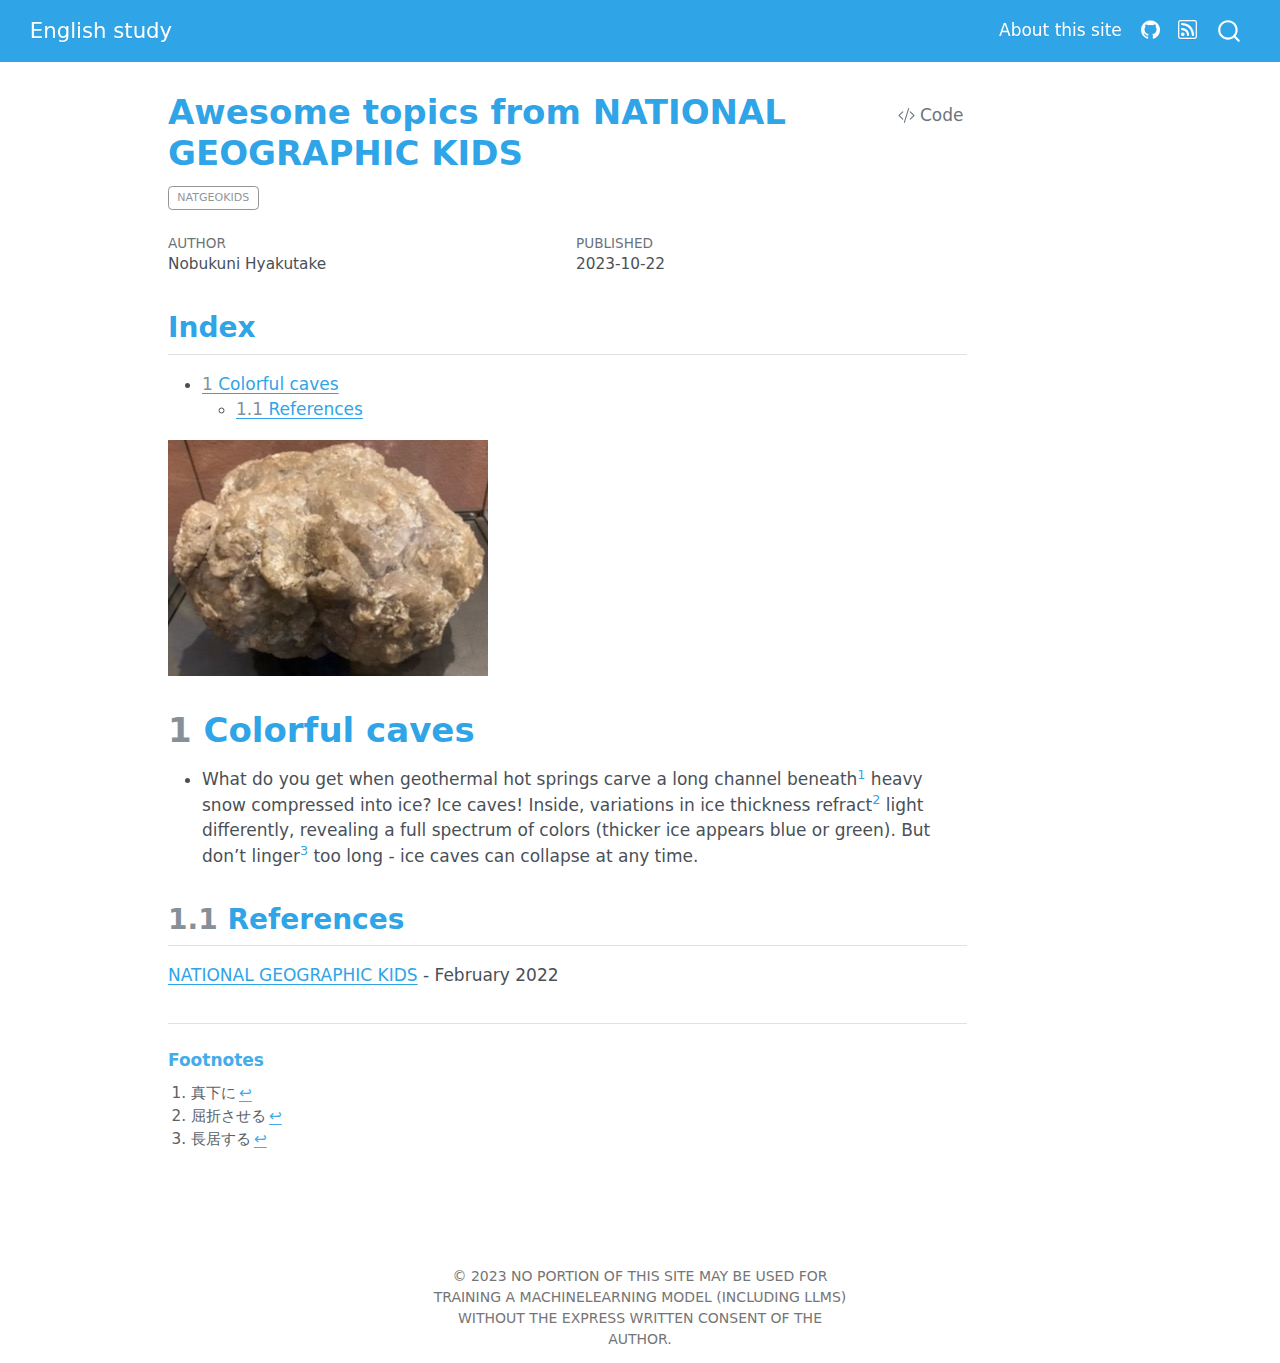
<file: docs/posts/awesome/index.html>
<!DOCTYPE html>
<html xmlns="http://www.w3.org/1999/xhtml" lang="en" xml:lang="en"><head>

<meta charset="utf-8">
<meta name="generator" content="quarto-1.3.361">

<meta name="viewport" content="width=device-width, initial-scale=1.0, user-scalable=yes">

<meta name="author" content="Nobukuni Hyakutake">
<meta name="dcterms.date" content="2023-10-22">

<title>English study - Awesome topics from NATIONAL GEOGRAPHIC KIDS</title>
<style>
code{white-space: pre-wrap;}
span.smallcaps{font-variant: small-caps;}
div.columns{display: flex; gap: min(4vw, 1.5em);}
div.column{flex: auto; overflow-x: auto;}
div.hanging-indent{margin-left: 1.5em; text-indent: -1.5em;}
ul.task-list{list-style: none;}
ul.task-list li input[type="checkbox"] {
  width: 0.8em;
  margin: 0 0.8em 0.2em -1em; /* quarto-specific, see https://github.com/quarto-dev/quarto-cli/issues/4556 */ 
  vertical-align: middle;
}
/* CSS for syntax highlighting */
pre > code.sourceCode { white-space: pre; position: relative; }
pre > code.sourceCode > span { display: inline-block; line-height: 1.25; }
pre > code.sourceCode > span:empty { height: 1.2em; }
.sourceCode { overflow: visible; }
code.sourceCode > span { color: inherit; text-decoration: inherit; }
div.sourceCode { margin: 1em 0; }
pre.sourceCode { margin: 0; }
@media screen {
div.sourceCode { overflow: auto; }
}
@media print {
pre > code.sourceCode { white-space: pre-wrap; }
pre > code.sourceCode > span { text-indent: -5em; padding-left: 5em; }
}
pre.numberSource code
  { counter-reset: source-line 0; }
pre.numberSource code > span
  { position: relative; left: -4em; counter-increment: source-line; }
pre.numberSource code > span > a:first-child::before
  { content: counter(source-line);
    position: relative; left: -1em; text-align: right; vertical-align: baseline;
    border: none; display: inline-block;
    -webkit-touch-callout: none; -webkit-user-select: none;
    -khtml-user-select: none; -moz-user-select: none;
    -ms-user-select: none; user-select: none;
    padding: 0 4px; width: 4em;
  }
pre.numberSource { margin-left: 3em;  padding-left: 4px; }
div.sourceCode
  {   }
@media screen {
pre > code.sourceCode > span > a:first-child::before { text-decoration: underline; }
}
</style>


<script src="../../site_libs/quarto-nav/quarto-nav.js"></script>
<script src="../../site_libs/quarto-nav/headroom.min.js"></script>
<script src="../../site_libs/clipboard/clipboard.min.js"></script>
<script src="../../site_libs/quarto-search/autocomplete.umd.js"></script>
<script src="../../site_libs/quarto-search/fuse.min.js"></script>
<script src="../../site_libs/quarto-search/quarto-search.js"></script>
<meta name="quarto:offset" content="../../">
<script src="../../site_libs/quarto-html/quarto.js"></script>
<script src="../../site_libs/quarto-html/popper.min.js"></script>
<script src="../../site_libs/quarto-html/tippy.umd.min.js"></script>
<script src="../../site_libs/quarto-html/anchor.min.js"></script>
<link href="../../site_libs/quarto-html/tippy.css" rel="stylesheet">
<link href="../../site_libs/quarto-html/quarto-syntax-highlighting.css" rel="stylesheet" id="quarto-text-highlighting-styles">
<script src="../../site_libs/bootstrap/bootstrap.min.js"></script>
<link href="../../site_libs/bootstrap/bootstrap-icons.css" rel="stylesheet">
<link href="../../site_libs/bootstrap/bootstrap.min.css" rel="stylesheet" id="quarto-bootstrap" data-mode="light">
<script id="quarto-search-options" type="application/json">{
  "location": "navbar",
  "copy-button": false,
  "collapse-after": 3,
  "panel-placement": "end",
  "type": "overlay",
  "limit": 20,
  "language": {
    "search-no-results-text": "No results",
    "search-matching-documents-text": "matching documents",
    "search-copy-link-title": "Copy link to search",
    "search-hide-matches-text": "Hide additional matches",
    "search-more-match-text": "more match in this document",
    "search-more-matches-text": "more matches in this document",
    "search-clear-button-title": "Clear",
    "search-detached-cancel-button-title": "Cancel",
    "search-submit-button-title": "Submit",
    "search-label": "Search"
  }
}</script>


<link rel="stylesheet" href="../../styles.css">
</head>

<body class="nav-fixed">

<div id="quarto-search-results"></div>
  <header id="quarto-header" class="headroom fixed-top">
    <nav class="navbar navbar-expand-lg navbar-dark ">
      <div class="navbar-container container-fluid">
      <div class="navbar-brand-container">
    <a class="navbar-brand" href="../../index.html">
    <span class="navbar-title">English study</span>
    </a>
  </div>
            <div id="quarto-search" class="" title="Search"></div>
          <button class="navbar-toggler" type="button" data-bs-toggle="collapse" data-bs-target="#navbarCollapse" aria-controls="navbarCollapse" aria-expanded="false" aria-label="Toggle navigation" onclick="if (window.quartoToggleHeadroom) { window.quartoToggleHeadroom(); }">
  <span class="navbar-toggler-icon"></span>
</button>
          <div class="collapse navbar-collapse" id="navbarCollapse">
            <ul class="navbar-nav navbar-nav-scroll ms-auto">
  <li class="nav-item">
    <a class="nav-link" href="../../about.html" rel="" target="">
 <span class="menu-text">About this site</span></a>
  </li>  
  <li class="nav-item compact">
    <a class="nav-link" href="https://github.com/Nobukuni-Hyakutake/english" rel="" target=""><i class="bi bi-github" role="img">
</i> 
 <span class="menu-text"></span></a>
  </li>  
  <li class="nav-item compact">
    <a class="nav-link" href="../../index.xml" rel="" target=""><i class="bi bi-rss" role="img">
</i> 
 <span class="menu-text"></span></a>
  </li>  
</ul>
            <div class="quarto-navbar-tools">
</div>
          </div> <!-- /navcollapse -->
      </div> <!-- /container-fluid -->
    </nav>
</header>
<!-- content -->
<div id="quarto-content" class="quarto-container page-columns page-rows-contents page-layout-article page-navbar">
<!-- sidebar -->
<!-- margin-sidebar -->
    <div id="quarto-margin-sidebar" class="sidebar margin-sidebar">
    </div>
<!-- main -->
<main class="content" id="quarto-document-content">

<header id="title-block-header" class="quarto-title-block default">
<div class="quarto-title">
<div class="quarto-title-block"><div><h1 class="title">Awesome topics from NATIONAL GEOGRAPHIC KIDS</h1><button type="button" class="btn code-tools-button" id="quarto-code-tools-source"><i class="bi"></i> Code</button></div></div>
  <div class="quarto-categories">
    <div class="quarto-category">NATGEOKIDS</div>
  </div>
  </div>



<div class="quarto-title-meta">

    <div>
    <div class="quarto-title-meta-heading">Author</div>
    <div class="quarto-title-meta-contents">
             <p>Nobukuni Hyakutake </p>
          </div>
  </div>
    
    <div>
    <div class="quarto-title-meta-heading">Published</div>
    <div class="quarto-title-meta-contents">
      <p class="date">2023-10-22</p>
    </div>
  </div>
  
    
  </div>
  

</header>
<nav id="TOC" role="doc-toc">
    <h2 id="toc-title">Index</h2>
   
  <ul>
  <li><a href="#colorful-caves" id="toc-colorful-caves"><span class="header-section-number">1</span> Colorful caves</a>
  <ul>
  <li><a href="#references" id="toc-references"><span class="header-section-number">1.1</span> References</a></li>
  </ul></li>
  </ul>
</nav>
<p><img src="aragonite.jpeg" class="img-fluid"></p>
<section id="colorful-caves" class="level1" data-number="1">
<h1 data-number="1"><span class="header-section-number">1</span> Colorful caves</h1>
<ul>
<li>What do you get when geothermal hot springs carve a long channel beneath<a href="#fn1" class="footnote-ref" id="fnref1" role="doc-noteref"><sup>1</sup></a> heavy snow compressed into ice? Ice caves! Inside, variations in ice thickness refract<a href="#fn2" class="footnote-ref" id="fnref2" role="doc-noteref"><sup>2</sup></a> light differently, revealing a full spectrum of colors (thicker ice appears blue or green). But don’t linger<a href="#fn3" class="footnote-ref" id="fnref3" role="doc-noteref"><sup>3</sup></a> too long - ice caves can collapse at any time.</li>
</ul>
<section id="references" class="level2" data-number="1.1">
<h2 data-number="1.1" class="anchored" data-anchor-id="references"><span class="header-section-number">1.1</span> References</h2>
<p><a href="https://kids.nationalgeographic.com/">NATIONAL GEOGRAPHIC KIDS</a> - February 2022</p>


<!-- -->

</section>
</section>


<div id="quarto-appendix" class="default"><section id="footnotes" class="footnotes footnotes-end-of-document" role="doc-endnotes"><h2 class="anchored quarto-appendix-heading">Footnotes</h2>

<ol>
<li id="fn1"><p>真下に<a href="#fnref1" class="footnote-back" role="doc-backlink">↩︎</a></p></li>
<li id="fn2"><p>屈折させる<a href="#fnref2" class="footnote-back" role="doc-backlink">↩︎</a></p></li>
<li id="fn3"><p>長居する<a href="#fnref3" class="footnote-back" role="doc-backlink">↩︎</a></p></li>
</ol>
</section></div></main> <!-- /main -->
<script id="quarto-html-after-body" type="application/javascript">
window.document.addEventListener("DOMContentLoaded", function (event) {
  const toggleBodyColorMode = (bsSheetEl) => {
    const mode = bsSheetEl.getAttribute("data-mode");
    const bodyEl = window.document.querySelector("body");
    if (mode === "dark") {
      bodyEl.classList.add("quarto-dark");
      bodyEl.classList.remove("quarto-light");
    } else {
      bodyEl.classList.add("quarto-light");
      bodyEl.classList.remove("quarto-dark");
    }
  }
  const toggleBodyColorPrimary = () => {
    const bsSheetEl = window.document.querySelector("link#quarto-bootstrap");
    if (bsSheetEl) {
      toggleBodyColorMode(bsSheetEl);
    }
  }
  toggleBodyColorPrimary();  
  const icon = "";
  const anchorJS = new window.AnchorJS();
  anchorJS.options = {
    placement: 'right',
    icon: icon
  };
  anchorJS.add('.anchored');
  const isCodeAnnotation = (el) => {
    for (const clz of el.classList) {
      if (clz.startsWith('code-annotation-')) {                     
        return true;
      }
    }
    return false;
  }
  const clipboard = new window.ClipboardJS('.code-copy-button', {
    text: function(trigger) {
      const codeEl = trigger.previousElementSibling.cloneNode(true);
      for (const childEl of codeEl.children) {
        if (isCodeAnnotation(childEl)) {
          childEl.remove();
        }
      }
      return codeEl.innerText;
    }
  });
  clipboard.on('success', function(e) {
    // button target
    const button = e.trigger;
    // don't keep focus
    button.blur();
    // flash "checked"
    button.classList.add('code-copy-button-checked');
    var currentTitle = button.getAttribute("title");
    button.setAttribute("title", "Copied!");
    let tooltip;
    if (window.bootstrap) {
      button.setAttribute("data-bs-toggle", "tooltip");
      button.setAttribute("data-bs-placement", "left");
      button.setAttribute("data-bs-title", "Copied!");
      tooltip = new bootstrap.Tooltip(button, 
        { trigger: "manual", 
          customClass: "code-copy-button-tooltip",
          offset: [0, -8]});
      tooltip.show();    
    }
    setTimeout(function() {
      if (tooltip) {
        tooltip.hide();
        button.removeAttribute("data-bs-title");
        button.removeAttribute("data-bs-toggle");
        button.removeAttribute("data-bs-placement");
      }
      button.setAttribute("title", currentTitle);
      button.classList.remove('code-copy-button-checked');
    }, 1000);
    // clear code selection
    e.clearSelection();
  });
  const viewSource = window.document.getElementById('quarto-view-source') ||
                     window.document.getElementById('quarto-code-tools-source');
  if (viewSource) {
    const sourceUrl = viewSource.getAttribute("data-quarto-source-url");
    viewSource.addEventListener("click", function(e) {
      if (sourceUrl) {
        // rstudio viewer pane
        if (/\bcapabilities=\b/.test(window.location)) {
          window.open(sourceUrl);
        } else {
          window.location.href = sourceUrl;
        }
      } else {
        const modal = new bootstrap.Modal(document.getElementById('quarto-embedded-source-code-modal'));
        modal.show();
      }
      return false;
    });
  }
  function toggleCodeHandler(show) {
    return function(e) {
      const detailsSrc = window.document.querySelectorAll(".cell > details > .sourceCode");
      for (let i=0; i<detailsSrc.length; i++) {
        const details = detailsSrc[i].parentElement;
        if (show) {
          details.open = true;
        } else {
          details.removeAttribute("open");
        }
      }
      const cellCodeDivs = window.document.querySelectorAll(".cell > .sourceCode");
      const fromCls = show ? "hidden" : "unhidden";
      const toCls = show ? "unhidden" : "hidden";
      for (let i=0; i<cellCodeDivs.length; i++) {
        const codeDiv = cellCodeDivs[i];
        if (codeDiv.classList.contains(fromCls)) {
          codeDiv.classList.remove(fromCls);
          codeDiv.classList.add(toCls);
        } 
      }
      return false;
    }
  }
  const hideAllCode = window.document.getElementById("quarto-hide-all-code");
  if (hideAllCode) {
    hideAllCode.addEventListener("click", toggleCodeHandler(false));
  }
  const showAllCode = window.document.getElementById("quarto-show-all-code");
  if (showAllCode) {
    showAllCode.addEventListener("click", toggleCodeHandler(true));
  }
  function tippyHover(el, contentFn) {
    const config = {
      allowHTML: true,
      content: contentFn,
      maxWidth: 500,
      delay: 100,
      arrow: false,
      appendTo: function(el) {
          return el.parentElement;
      },
      interactive: true,
      interactiveBorder: 10,
      theme: 'quarto',
      placement: 'bottom-start'
    };
    window.tippy(el, config); 
  }
  const noterefs = window.document.querySelectorAll('a[role="doc-noteref"]');
  for (var i=0; i<noterefs.length; i++) {
    const ref = noterefs[i];
    tippyHover(ref, function() {
      // use id or data attribute instead here
      let href = ref.getAttribute('data-footnote-href') || ref.getAttribute('href');
      try { href = new URL(href).hash; } catch {}
      const id = href.replace(/^#\/?/, "");
      const note = window.document.getElementById(id);
      return note.innerHTML;
    });
  }
      let selectedAnnoteEl;
      const selectorForAnnotation = ( cell, annotation) => {
        let cellAttr = 'data-code-cell="' + cell + '"';
        let lineAttr = 'data-code-annotation="' +  annotation + '"';
        const selector = 'span[' + cellAttr + '][' + lineAttr + ']';
        return selector;
      }
      const selectCodeLines = (annoteEl) => {
        const doc = window.document;
        const targetCell = annoteEl.getAttribute("data-target-cell");
        const targetAnnotation = annoteEl.getAttribute("data-target-annotation");
        const annoteSpan = window.document.querySelector(selectorForAnnotation(targetCell, targetAnnotation));
        const lines = annoteSpan.getAttribute("data-code-lines").split(",");
        const lineIds = lines.map((line) => {
          return targetCell + "-" + line;
        })
        let top = null;
        let height = null;
        let parent = null;
        if (lineIds.length > 0) {
            //compute the position of the single el (top and bottom and make a div)
            const el = window.document.getElementById(lineIds[0]);
            top = el.offsetTop;
            height = el.offsetHeight;
            parent = el.parentElement.parentElement;
          if (lineIds.length > 1) {
            const lastEl = window.document.getElementById(lineIds[lineIds.length - 1]);
            const bottom = lastEl.offsetTop + lastEl.offsetHeight;
            height = bottom - top;
          }
          if (top !== null && height !== null && parent !== null) {
            // cook up a div (if necessary) and position it 
            let div = window.document.getElementById("code-annotation-line-highlight");
            if (div === null) {
              div = window.document.createElement("div");
              div.setAttribute("id", "code-annotation-line-highlight");
              div.style.position = 'absolute';
              parent.appendChild(div);
            }
            div.style.top = top - 2 + "px";
            div.style.height = height + 4 + "px";
            let gutterDiv = window.document.getElementById("code-annotation-line-highlight-gutter");
            if (gutterDiv === null) {
              gutterDiv = window.document.createElement("div");
              gutterDiv.setAttribute("id", "code-annotation-line-highlight-gutter");
              gutterDiv.style.position = 'absolute';
              const codeCell = window.document.getElementById(targetCell);
              const gutter = codeCell.querySelector('.code-annotation-gutter');
              gutter.appendChild(gutterDiv);
            }
            gutterDiv.style.top = top - 2 + "px";
            gutterDiv.style.height = height + 4 + "px";
          }
          selectedAnnoteEl = annoteEl;
        }
      };
      const unselectCodeLines = () => {
        const elementsIds = ["code-annotation-line-highlight", "code-annotation-line-highlight-gutter"];
        elementsIds.forEach((elId) => {
          const div = window.document.getElementById(elId);
          if (div) {
            div.remove();
          }
        });
        selectedAnnoteEl = undefined;
      };
      // Attach click handler to the DT
      const annoteDls = window.document.querySelectorAll('dt[data-target-cell]');
      for (const annoteDlNode of annoteDls) {
        annoteDlNode.addEventListener('click', (event) => {
          const clickedEl = event.target;
          if (clickedEl !== selectedAnnoteEl) {
            unselectCodeLines();
            const activeEl = window.document.querySelector('dt[data-target-cell].code-annotation-active');
            if (activeEl) {
              activeEl.classList.remove('code-annotation-active');
            }
            selectCodeLines(clickedEl);
            clickedEl.classList.add('code-annotation-active');
          } else {
            // Unselect the line
            unselectCodeLines();
            clickedEl.classList.remove('code-annotation-active');
          }
        });
      }
  const findCites = (el) => {
    const parentEl = el.parentElement;
    if (parentEl) {
      const cites = parentEl.dataset.cites;
      if (cites) {
        return {
          el,
          cites: cites.split(' ')
        };
      } else {
        return findCites(el.parentElement)
      }
    } else {
      return undefined;
    }
  };
  var bibliorefs = window.document.querySelectorAll('a[role="doc-biblioref"]');
  for (var i=0; i<bibliorefs.length; i++) {
    const ref = bibliorefs[i];
    const citeInfo = findCites(ref);
    if (citeInfo) {
      tippyHover(citeInfo.el, function() {
        var popup = window.document.createElement('div');
        citeInfo.cites.forEach(function(cite) {
          var citeDiv = window.document.createElement('div');
          citeDiv.classList.add('hanging-indent');
          citeDiv.classList.add('csl-entry');
          var biblioDiv = window.document.getElementById('ref-' + cite);
          if (biblioDiv) {
            citeDiv.innerHTML = biblioDiv.innerHTML;
          }
          popup.appendChild(citeDiv);
        });
        return popup.innerHTML;
      });
    }
  }
});
</script><div class="modal fade" id="quarto-embedded-source-code-modal" tabindex="-1" aria-labelledby="quarto-embedded-source-code-modal-label" aria-hidden="true"><div class="modal-dialog modal-dialog-scrollable"><div class="modal-content"><div class="modal-header"><h5 class="modal-title" id="quarto-embedded-source-code-modal-label">Source Code</h5><button class="btn-close" data-bs-dismiss="modal"></button></div><div class="modal-body"><div class="">
<div class="sourceCode" id="cb1" data-shortcodes="false"><pre class="sourceCode markdown code-with-copy"><code class="sourceCode markdown"><span id="cb1-1"><a href="#cb1-1" aria-hidden="true" tabindex="-1"></a><span class="co">---</span></span>
<span id="cb1-2"><a href="#cb1-2" aria-hidden="true" tabindex="-1"></a><span class="an">title:</span><span class="co"> "Awesome topics from NATIONAL GEOGRAPHIC KIDS"</span></span>
<span id="cb1-3"><a href="#cb1-3" aria-hidden="true" tabindex="-1"></a><span class="an">author:</span><span class="co"> "Nobukuni Hyakutake"</span></span>
<span id="cb1-4"><a href="#cb1-4" aria-hidden="true" tabindex="-1"></a><span class="an">date:</span><span class="co"> "2023-10-22"</span></span>
<span id="cb1-5"><a href="#cb1-5" aria-hidden="true" tabindex="-1"></a><span class="an">date-format:</span><span class="co"> "iso"</span></span>
<span id="cb1-6"><a href="#cb1-6" aria-hidden="true" tabindex="-1"></a><span class="an">categories:</span><span class="co"> [NATGEOKIDS]</span></span>
<span id="cb1-7"><a href="#cb1-7" aria-hidden="true" tabindex="-1"></a><span class="an">image:</span><span class="co"> "aragonite.jpeg"</span></span>
<span id="cb1-8"><a href="#cb1-8" aria-hidden="true" tabindex="-1"></a><span class="co">---</span></span>
<span id="cb1-9"><a href="#cb1-9" aria-hidden="true" tabindex="-1"></a></span>
<span id="cb1-10"><a href="#cb1-10" aria-hidden="true" tabindex="-1"></a><span class="al">![](aragonite.jpeg)</span></span>
<span id="cb1-11"><a href="#cb1-11" aria-hidden="true" tabindex="-1"></a></span>
<span id="cb1-12"><a href="#cb1-12" aria-hidden="true" tabindex="-1"></a><span class="fu"># Colorful caves</span></span>
<span id="cb1-13"><a href="#cb1-13" aria-hidden="true" tabindex="-1"></a></span>
<span id="cb1-14"><a href="#cb1-14" aria-hidden="true" tabindex="-1"></a><span class="ss">- </span>What do you get when geothermal hot springs carve a long channel beneath^<span class="co">[</span><span class="ot">真下に</span><span class="co">]</span> heavy snow compressed into ice? Ice caves! Inside, variations in ice thickness refract^<span class="co">[</span><span class="ot">屈折させる</span><span class="co">]</span> light differently, revealing a full spectrum of colors (thicker ice appears blue or green). But don't linger^<span class="co">[</span><span class="ot">長居する</span><span class="co">]</span> too long - ice caves can collapse at any time.</span>
<span id="cb1-15"><a href="#cb1-15" aria-hidden="true" tabindex="-1"></a></span>
<span id="cb1-16"><a href="#cb1-16" aria-hidden="true" tabindex="-1"></a><span class="fu">## References</span></span>
<span id="cb1-17"><a href="#cb1-17" aria-hidden="true" tabindex="-1"></a></span>
<span id="cb1-18"><a href="#cb1-18" aria-hidden="true" tabindex="-1"></a><span class="co">[</span><span class="ot">NATIONAL GEOGRAPHIC KIDS</span><span class="co">](https://kids.nationalgeographic.com/)</span> - February 2022</span></code><button title="Copy to Clipboard" class="code-copy-button"><i class="bi"></i></button></pre></div>
</div></div></div></div></div>
</div> <!-- /content -->
<footer class="footer">
  <div class="nav-footer">
    <div class="nav-footer-left">
      &nbsp;
    </div>   
    <div class="nav-footer-center">
      <ul class="footer-items list-unstyled">
    <li class="nav-item">
 © 2023 NO PORTION OF THIS SITE MAY BE USED FOR TRAINING A MACHINELEARNING MODEL (INCLUDING LLMS) WITHOUT THE EXPRESS WRITTEN CONSENT OF THE AUTHOR.
  </li>  
</ul>
    </div>
    <div class="nav-footer-right">
      &nbsp;
    </div>
  </div>
</footer>



</body></html>
</file>
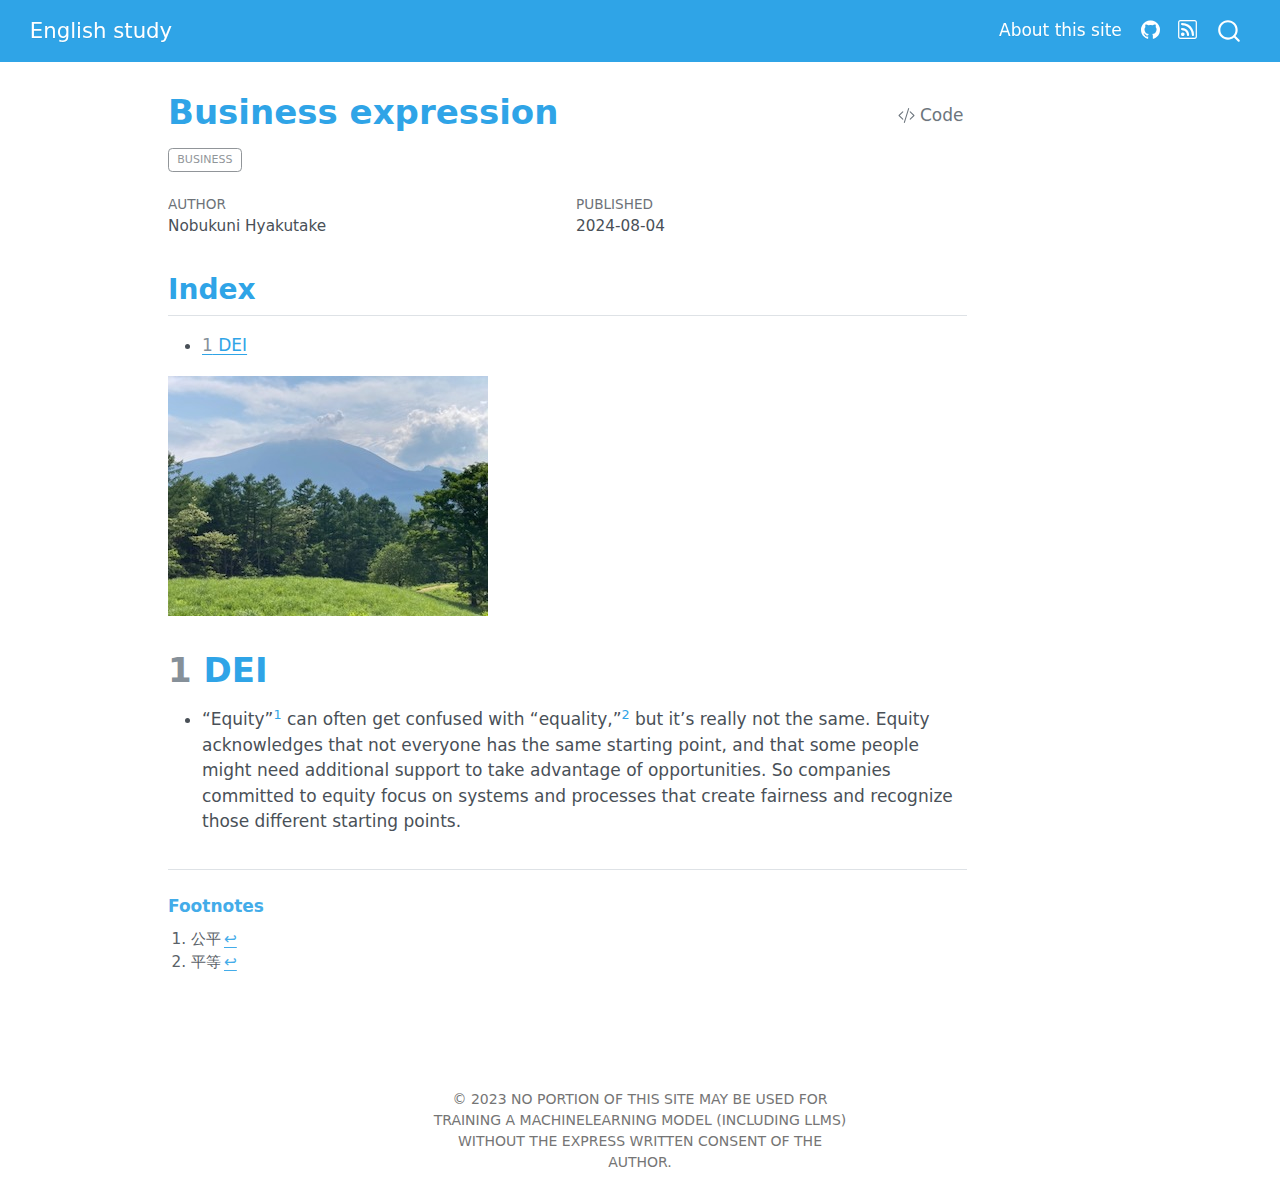
<file: docs/posts/business/index.html>
<!DOCTYPE html>
<html xmlns="http://www.w3.org/1999/xhtml" lang="en" xml:lang="en"><head>

<meta charset="utf-8">
<meta name="generator" content="quarto-1.4.554">

<meta name="viewport" content="width=device-width, initial-scale=1.0, user-scalable=yes">

<meta name="author" content="Nobukuni Hyakutake">
<meta name="dcterms.date" content="2024-08-04">

<title>English study - Business expression</title>
<style>
code{white-space: pre-wrap;}
span.smallcaps{font-variant: small-caps;}
div.columns{display: flex; gap: min(4vw, 1.5em);}
div.column{flex: auto; overflow-x: auto;}
div.hanging-indent{margin-left: 1.5em; text-indent: -1.5em;}
ul.task-list{list-style: none;}
ul.task-list li input[type="checkbox"] {
  width: 0.8em;
  margin: 0 0.8em 0.2em -1em; /* quarto-specific, see https://github.com/quarto-dev/quarto-cli/issues/4556 */ 
  vertical-align: middle;
}
/* CSS for syntax highlighting */
pre > code.sourceCode { white-space: pre; position: relative; }
pre > code.sourceCode > span { line-height: 1.25; }
pre > code.sourceCode > span:empty { height: 1.2em; }
.sourceCode { overflow: visible; }
code.sourceCode > span { color: inherit; text-decoration: inherit; }
div.sourceCode { margin: 1em 0; }
pre.sourceCode { margin: 0; }
@media screen {
div.sourceCode { overflow: auto; }
}
@media print {
pre > code.sourceCode { white-space: pre-wrap; }
pre > code.sourceCode > span { text-indent: -5em; padding-left: 5em; }
}
pre.numberSource code
  { counter-reset: source-line 0; }
pre.numberSource code > span
  { position: relative; left: -4em; counter-increment: source-line; }
pre.numberSource code > span > a:first-child::before
  { content: counter(source-line);
    position: relative; left: -1em; text-align: right; vertical-align: baseline;
    border: none; display: inline-block;
    -webkit-touch-callout: none; -webkit-user-select: none;
    -khtml-user-select: none; -moz-user-select: none;
    -ms-user-select: none; user-select: none;
    padding: 0 4px; width: 4em;
  }
pre.numberSource { margin-left: 3em;  padding-left: 4px; }
div.sourceCode
  {   }
@media screen {
pre > code.sourceCode > span > a:first-child::before { text-decoration: underline; }
}
</style>


<script src="../../site_libs/quarto-nav/quarto-nav.js"></script>
<script src="../../site_libs/quarto-nav/headroom.min.js"></script>
<script src="../../site_libs/clipboard/clipboard.min.js"></script>
<script src="../../site_libs/quarto-search/autocomplete.umd.js"></script>
<script src="../../site_libs/quarto-search/fuse.min.js"></script>
<script src="../../site_libs/quarto-search/quarto-search.js"></script>
<meta name="quarto:offset" content="../../">
<script src="../../site_libs/quarto-html/quarto.js"></script>
<script src="../../site_libs/quarto-html/popper.min.js"></script>
<script src="../../site_libs/quarto-html/tippy.umd.min.js"></script>
<script src="../../site_libs/quarto-html/anchor.min.js"></script>
<link href="../../site_libs/quarto-html/tippy.css" rel="stylesheet">
<link href="../../site_libs/quarto-html/quarto-syntax-highlighting.css" rel="stylesheet" id="quarto-text-highlighting-styles">
<script src="../../site_libs/bootstrap/bootstrap.min.js"></script>
<link href="../../site_libs/bootstrap/bootstrap-icons.css" rel="stylesheet">
<link href="../../site_libs/bootstrap/bootstrap.min.css" rel="stylesheet" id="quarto-bootstrap" data-mode="light">
<script id="quarto-search-options" type="application/json">{
  "location": "navbar",
  "copy-button": false,
  "collapse-after": 3,
  "panel-placement": "end",
  "type": "overlay",
  "limit": 50,
  "keyboard-shortcut": [
    "f",
    "/",
    "s"
  ],
  "show-item-context": false,
  "language": {
    "search-no-results-text": "No results",
    "search-matching-documents-text": "matching documents",
    "search-copy-link-title": "Copy link to search",
    "search-hide-matches-text": "Hide additional matches",
    "search-more-match-text": "more match in this document",
    "search-more-matches-text": "more matches in this document",
    "search-clear-button-title": "Clear",
    "search-text-placeholder": "",
    "search-detached-cancel-button-title": "Cancel",
    "search-submit-button-title": "Submit",
    "search-label": "Search"
  }
}</script>


<link rel="stylesheet" href="../../styles.css">
</head>

<body class="nav-fixed">

<div id="quarto-search-results"></div>
  <header id="quarto-header" class="headroom fixed-top">
    <nav class="navbar navbar-expand-lg " data-bs-theme="dark">
      <div class="navbar-container container-fluid">
      <div class="navbar-brand-container mx-auto">
    <a class="navbar-brand" href="../../index.html">
    <span class="navbar-title">English study</span>
    </a>
  </div>
            <div id="quarto-search" class="" title="Search"></div>
          <button class="navbar-toggler" type="button" data-bs-toggle="collapse" data-bs-target="#navbarCollapse" aria-controls="navbarCollapse" aria-expanded="false" aria-label="Toggle navigation" onclick="if (window.quartoToggleHeadroom) { window.quartoToggleHeadroom(); }">
  <span class="navbar-toggler-icon"></span>
</button>
          <div class="collapse navbar-collapse" id="navbarCollapse">
            <ul class="navbar-nav navbar-nav-scroll ms-auto">
  <li class="nav-item">
    <a class="nav-link" href="../../about.html"> 
<span class="menu-text">About this site</span></a>
  </li>  
  <li class="nav-item compact">
    <a class="nav-link" href="https://github.com/Nobukuni-Hyakutake/english"> <i class="bi bi-github" role="img">
</i> 
<span class="menu-text"></span></a>
  </li>  
  <li class="nav-item compact">
    <a class="nav-link" href="../../index.xml"> <i class="bi bi-rss" role="img">
</i> 
<span class="menu-text"></span></a>
  </li>  
</ul>
          </div> <!-- /navcollapse -->
          <div class="quarto-navbar-tools">
</div>
      </div> <!-- /container-fluid -->
    </nav>
</header>
<!-- content -->
<div id="quarto-content" class="quarto-container page-columns page-rows-contents page-layout-article page-navbar">
<!-- sidebar -->
<!-- margin-sidebar -->
    <div id="quarto-margin-sidebar" class="sidebar margin-sidebar">
    </div>
<!-- main -->
<main class="content" id="quarto-document-content">

<header id="title-block-header" class="quarto-title-block default">
<div class="quarto-title">
<div class="quarto-title-block"><div><h1 class="title">Business expression</h1><button type="button" class="btn code-tools-button" id="quarto-code-tools-source"><i class="bi"></i> Code</button></div></div>
  <div class="quarto-categories">
    <div class="quarto-category">Business</div>
  </div>
  </div>



<div class="quarto-title-meta">

    <div>
    <div class="quarto-title-meta-heading">Author</div>
    <div class="quarto-title-meta-contents">
             <p>Nobukuni Hyakutake </p>
          </div>
  </div>
    
    <div>
    <div class="quarto-title-meta-heading">Published</div>
    <div class="quarto-title-meta-contents">
      <p class="date">2024-08-04</p>
    </div>
  </div>
  
    
  </div>
  


</header>

<nav id="TOC" role="doc-toc">
    <h2 id="toc-title">Index</h2>
   
  <ul>
  <li><a href="#dei" id="toc-dei"><span class="header-section-number">1</span> DEI</a></li>
  </ul>
</nav>
<p><img src="asama.jpeg" class="img-fluid"></p>
<section id="dei" class="level1" data-number="1">
<h1 data-number="1"><span class="header-section-number">1</span> DEI</h1>
<ul>
<li>“Equity”<a href="#fn1" class="footnote-ref" id="fnref1" role="doc-noteref"><sup>1</sup></a> can often get confused with “equality,”<a href="#fn2" class="footnote-ref" id="fnref2" role="doc-noteref"><sup>2</sup></a> but it’s really not the same. Equity acknowledges that not everyone has the same starting point, and that some people might need additional support to take advantage of opportunities. So companies committed to equity focus on systems and processes that create fairness and recognize those different starting points.</li>
</ul>


<!-- -->

</section>


<div id="quarto-appendix" class="default"><section id="footnotes" class="footnotes footnotes-end-of-document" role="doc-endnotes"><h2 class="anchored quarto-appendix-heading">Footnotes</h2>

<ol>
<li id="fn1"><p>公平<a href="#fnref1" class="footnote-back" role="doc-backlink">↩︎</a></p></li>
<li id="fn2"><p>平等<a href="#fnref2" class="footnote-back" role="doc-backlink">↩︎</a></p></li>
</ol>
</section></div></main> <!-- /main -->
<script id="quarto-html-after-body" type="application/javascript">
window.document.addEventListener("DOMContentLoaded", function (event) {
  const toggleBodyColorMode = (bsSheetEl) => {
    const mode = bsSheetEl.getAttribute("data-mode");
    const bodyEl = window.document.querySelector("body");
    if (mode === "dark") {
      bodyEl.classList.add("quarto-dark");
      bodyEl.classList.remove("quarto-light");
    } else {
      bodyEl.classList.add("quarto-light");
      bodyEl.classList.remove("quarto-dark");
    }
  }
  const toggleBodyColorPrimary = () => {
    const bsSheetEl = window.document.querySelector("link#quarto-bootstrap");
    if (bsSheetEl) {
      toggleBodyColorMode(bsSheetEl);
    }
  }
  toggleBodyColorPrimary();  
  const icon = "";
  const anchorJS = new window.AnchorJS();
  anchorJS.options = {
    placement: 'right',
    icon: icon
  };
  anchorJS.add('.anchored');
  const isCodeAnnotation = (el) => {
    for (const clz of el.classList) {
      if (clz.startsWith('code-annotation-')) {                     
        return true;
      }
    }
    return false;
  }
  const clipboard = new window.ClipboardJS('.code-copy-button', {
    text: function(trigger) {
      const codeEl = trigger.previousElementSibling.cloneNode(true);
      for (const childEl of codeEl.children) {
        if (isCodeAnnotation(childEl)) {
          childEl.remove();
        }
      }
      return codeEl.innerText;
    }
  });
  clipboard.on('success', function(e) {
    // button target
    const button = e.trigger;
    // don't keep focus
    button.blur();
    // flash "checked"
    button.classList.add('code-copy-button-checked');
    var currentTitle = button.getAttribute("title");
    button.setAttribute("title", "Copied!");
    let tooltip;
    if (window.bootstrap) {
      button.setAttribute("data-bs-toggle", "tooltip");
      button.setAttribute("data-bs-placement", "left");
      button.setAttribute("data-bs-title", "Copied!");
      tooltip = new bootstrap.Tooltip(button, 
        { trigger: "manual", 
          customClass: "code-copy-button-tooltip",
          offset: [0, -8]});
      tooltip.show();    
    }
    setTimeout(function() {
      if (tooltip) {
        tooltip.hide();
        button.removeAttribute("data-bs-title");
        button.removeAttribute("data-bs-toggle");
        button.removeAttribute("data-bs-placement");
      }
      button.setAttribute("title", currentTitle);
      button.classList.remove('code-copy-button-checked');
    }, 1000);
    // clear code selection
    e.clearSelection();
  });
  const viewSource = window.document.getElementById('quarto-view-source') ||
                     window.document.getElementById('quarto-code-tools-source');
  if (viewSource) {
    const sourceUrl = viewSource.getAttribute("data-quarto-source-url");
    viewSource.addEventListener("click", function(e) {
      if (sourceUrl) {
        // rstudio viewer pane
        if (/\bcapabilities=\b/.test(window.location)) {
          window.open(sourceUrl);
        } else {
          window.location.href = sourceUrl;
        }
      } else {
        const modal = new bootstrap.Modal(document.getElementById('quarto-embedded-source-code-modal'));
        modal.show();
      }
      return false;
    });
  }
  function toggleCodeHandler(show) {
    return function(e) {
      const detailsSrc = window.document.querySelectorAll(".cell > details > .sourceCode");
      for (let i=0; i<detailsSrc.length; i++) {
        const details = detailsSrc[i].parentElement;
        if (show) {
          details.open = true;
        } else {
          details.removeAttribute("open");
        }
      }
      const cellCodeDivs = window.document.querySelectorAll(".cell > .sourceCode");
      const fromCls = show ? "hidden" : "unhidden";
      const toCls = show ? "unhidden" : "hidden";
      for (let i=0; i<cellCodeDivs.length; i++) {
        const codeDiv = cellCodeDivs[i];
        if (codeDiv.classList.contains(fromCls)) {
          codeDiv.classList.remove(fromCls);
          codeDiv.classList.add(toCls);
        } 
      }
      return false;
    }
  }
  const hideAllCode = window.document.getElementById("quarto-hide-all-code");
  if (hideAllCode) {
    hideAllCode.addEventListener("click", toggleCodeHandler(false));
  }
  const showAllCode = window.document.getElementById("quarto-show-all-code");
  if (showAllCode) {
    showAllCode.addEventListener("click", toggleCodeHandler(true));
  }
    var localhostRegex = new RegExp(/^(?:http|https):\/\/localhost\:?[0-9]*\//);
    var mailtoRegex = new RegExp(/^mailto:/);
      var filterRegex = new RegExp("https:\/\/nobukuni-hyakutake\.github\.io\/english\/");
    var isInternal = (href) => {
        return filterRegex.test(href) || localhostRegex.test(href) || mailtoRegex.test(href);
    }
    // Inspect non-navigation links and adorn them if external
 	var links = window.document.querySelectorAll('a[href]:not(.nav-link):not(.navbar-brand):not(.toc-action):not(.sidebar-link):not(.sidebar-item-toggle):not(.pagination-link):not(.no-external):not([aria-hidden]):not(.dropdown-item):not(.quarto-navigation-tool)');
    for (var i=0; i<links.length; i++) {
      const link = links[i];
      if (!isInternal(link.href)) {
        // undo the damage that might have been done by quarto-nav.js in the case of
        // links that we want to consider external
        if (link.dataset.originalHref !== undefined) {
          link.href = link.dataset.originalHref;
        }
      }
    }
  function tippyHover(el, contentFn, onTriggerFn, onUntriggerFn) {
    const config = {
      allowHTML: true,
      maxWidth: 500,
      delay: 100,
      arrow: false,
      appendTo: function(el) {
          return el.parentElement;
      },
      interactive: true,
      interactiveBorder: 10,
      theme: 'quarto',
      placement: 'bottom-start',
    };
    if (contentFn) {
      config.content = contentFn;
    }
    if (onTriggerFn) {
      config.onTrigger = onTriggerFn;
    }
    if (onUntriggerFn) {
      config.onUntrigger = onUntriggerFn;
    }
    window.tippy(el, config); 
  }
  const noterefs = window.document.querySelectorAll('a[role="doc-noteref"]');
  for (var i=0; i<noterefs.length; i++) {
    const ref = noterefs[i];
    tippyHover(ref, function() {
      // use id or data attribute instead here
      let href = ref.getAttribute('data-footnote-href') || ref.getAttribute('href');
      try { href = new URL(href).hash; } catch {}
      const id = href.replace(/^#\/?/, "");
      const note = window.document.getElementById(id);
      if (note) {
        return note.innerHTML;
      } else {
        return "";
      }
    });
  }
  const xrefs = window.document.querySelectorAll('a.quarto-xref');
  const processXRef = (id, note) => {
    // Strip column container classes
    const stripColumnClz = (el) => {
      el.classList.remove("page-full", "page-columns");
      if (el.children) {
        for (const child of el.children) {
          stripColumnClz(child);
        }
      }
    }
    stripColumnClz(note)
    if (id === null || id.startsWith('sec-')) {
      // Special case sections, only their first couple elements
      const container = document.createElement("div");
      if (note.children && note.children.length > 2) {
        container.appendChild(note.children[0].cloneNode(true));
        for (let i = 1; i < note.children.length; i++) {
          const child = note.children[i];
          if (child.tagName === "P" && child.innerText === "") {
            continue;
          } else {
            container.appendChild(child.cloneNode(true));
            break;
          }
        }
        if (window.Quarto?.typesetMath) {
          window.Quarto.typesetMath(container);
        }
        return container.innerHTML
      } else {
        if (window.Quarto?.typesetMath) {
          window.Quarto.typesetMath(note);
        }
        return note.innerHTML;
      }
    } else {
      // Remove any anchor links if they are present
      const anchorLink = note.querySelector('a.anchorjs-link');
      if (anchorLink) {
        anchorLink.remove();
      }
      if (window.Quarto?.typesetMath) {
        window.Quarto.typesetMath(note);
      }
      // TODO in 1.5, we should make sure this works without a callout special case
      if (note.classList.contains("callout")) {
        return note.outerHTML;
      } else {
        return note.innerHTML;
      }
    }
  }
  for (var i=0; i<xrefs.length; i++) {
    const xref = xrefs[i];
    tippyHover(xref, undefined, function(instance) {
      instance.disable();
      let url = xref.getAttribute('href');
      let hash = undefined; 
      if (url.startsWith('#')) {
        hash = url;
      } else {
        try { hash = new URL(url).hash; } catch {}
      }
      if (hash) {
        const id = hash.replace(/^#\/?/, "");
        const note = window.document.getElementById(id);
        if (note !== null) {
          try {
            const html = processXRef(id, note.cloneNode(true));
            instance.setContent(html);
          } finally {
            instance.enable();
            instance.show();
          }
        } else {
          // See if we can fetch this
          fetch(url.split('#')[0])
          .then(res => res.text())
          .then(html => {
            const parser = new DOMParser();
            const htmlDoc = parser.parseFromString(html, "text/html");
            const note = htmlDoc.getElementById(id);
            if (note !== null) {
              const html = processXRef(id, note);
              instance.setContent(html);
            } 
          }).finally(() => {
            instance.enable();
            instance.show();
          });
        }
      } else {
        // See if we can fetch a full url (with no hash to target)
        // This is a special case and we should probably do some content thinning / targeting
        fetch(url)
        .then(res => res.text())
        .then(html => {
          const parser = new DOMParser();
          const htmlDoc = parser.parseFromString(html, "text/html");
          const note = htmlDoc.querySelector('main.content');
          if (note !== null) {
            // This should only happen for chapter cross references
            // (since there is no id in the URL)
            // remove the first header
            if (note.children.length > 0 && note.children[0].tagName === "HEADER") {
              note.children[0].remove();
            }
            const html = processXRef(null, note);
            instance.setContent(html);
          } 
        }).finally(() => {
          instance.enable();
          instance.show();
        });
      }
    }, function(instance) {
    });
  }
      let selectedAnnoteEl;
      const selectorForAnnotation = ( cell, annotation) => {
        let cellAttr = 'data-code-cell="' + cell + '"';
        let lineAttr = 'data-code-annotation="' +  annotation + '"';
        const selector = 'span[' + cellAttr + '][' + lineAttr + ']';
        return selector;
      }
      const selectCodeLines = (annoteEl) => {
        const doc = window.document;
        const targetCell = annoteEl.getAttribute("data-target-cell");
        const targetAnnotation = annoteEl.getAttribute("data-target-annotation");
        const annoteSpan = window.document.querySelector(selectorForAnnotation(targetCell, targetAnnotation));
        const lines = annoteSpan.getAttribute("data-code-lines").split(",");
        const lineIds = lines.map((line) => {
          return targetCell + "-" + line;
        })
        let top = null;
        let height = null;
        let parent = null;
        if (lineIds.length > 0) {
            //compute the position of the single el (top and bottom and make a div)
            const el = window.document.getElementById(lineIds[0]);
            top = el.offsetTop;
            height = el.offsetHeight;
            parent = el.parentElement.parentElement;
          if (lineIds.length > 1) {
            const lastEl = window.document.getElementById(lineIds[lineIds.length - 1]);
            const bottom = lastEl.offsetTop + lastEl.offsetHeight;
            height = bottom - top;
          }
          if (top !== null && height !== null && parent !== null) {
            // cook up a div (if necessary) and position it 
            let div = window.document.getElementById("code-annotation-line-highlight");
            if (div === null) {
              div = window.document.createElement("div");
              div.setAttribute("id", "code-annotation-line-highlight");
              div.style.position = 'absolute';
              parent.appendChild(div);
            }
            div.style.top = top - 2 + "px";
            div.style.height = height + 4 + "px";
            div.style.left = 0;
            let gutterDiv = window.document.getElementById("code-annotation-line-highlight-gutter");
            if (gutterDiv === null) {
              gutterDiv = window.document.createElement("div");
              gutterDiv.setAttribute("id", "code-annotation-line-highlight-gutter");
              gutterDiv.style.position = 'absolute';
              const codeCell = window.document.getElementById(targetCell);
              const gutter = codeCell.querySelector('.code-annotation-gutter');
              gutter.appendChild(gutterDiv);
            }
            gutterDiv.style.top = top - 2 + "px";
            gutterDiv.style.height = height + 4 + "px";
          }
          selectedAnnoteEl = annoteEl;
        }
      };
      const unselectCodeLines = () => {
        const elementsIds = ["code-annotation-line-highlight", "code-annotation-line-highlight-gutter"];
        elementsIds.forEach((elId) => {
          const div = window.document.getElementById(elId);
          if (div) {
            div.remove();
          }
        });
        selectedAnnoteEl = undefined;
      };
        // Handle positioning of the toggle
    window.addEventListener(
      "resize",
      throttle(() => {
        elRect = undefined;
        if (selectedAnnoteEl) {
          selectCodeLines(selectedAnnoteEl);
        }
      }, 10)
    );
    function throttle(fn, ms) {
    let throttle = false;
    let timer;
      return (...args) => {
        if(!throttle) { // first call gets through
            fn.apply(this, args);
            throttle = true;
        } else { // all the others get throttled
            if(timer) clearTimeout(timer); // cancel #2
            timer = setTimeout(() => {
              fn.apply(this, args);
              timer = throttle = false;
            }, ms);
        }
      };
    }
      // Attach click handler to the DT
      const annoteDls = window.document.querySelectorAll('dt[data-target-cell]');
      for (const annoteDlNode of annoteDls) {
        annoteDlNode.addEventListener('click', (event) => {
          const clickedEl = event.target;
          if (clickedEl !== selectedAnnoteEl) {
            unselectCodeLines();
            const activeEl = window.document.querySelector('dt[data-target-cell].code-annotation-active');
            if (activeEl) {
              activeEl.classList.remove('code-annotation-active');
            }
            selectCodeLines(clickedEl);
            clickedEl.classList.add('code-annotation-active');
          } else {
            // Unselect the line
            unselectCodeLines();
            clickedEl.classList.remove('code-annotation-active');
          }
        });
      }
  const findCites = (el) => {
    const parentEl = el.parentElement;
    if (parentEl) {
      const cites = parentEl.dataset.cites;
      if (cites) {
        return {
          el,
          cites: cites.split(' ')
        };
      } else {
        return findCites(el.parentElement)
      }
    } else {
      return undefined;
    }
  };
  var bibliorefs = window.document.querySelectorAll('a[role="doc-biblioref"]');
  for (var i=0; i<bibliorefs.length; i++) {
    const ref = bibliorefs[i];
    const citeInfo = findCites(ref);
    if (citeInfo) {
      tippyHover(citeInfo.el, function() {
        var popup = window.document.createElement('div');
        citeInfo.cites.forEach(function(cite) {
          var citeDiv = window.document.createElement('div');
          citeDiv.classList.add('hanging-indent');
          citeDiv.classList.add('csl-entry');
          var biblioDiv = window.document.getElementById('ref-' + cite);
          if (biblioDiv) {
            citeDiv.innerHTML = biblioDiv.innerHTML;
          }
          popup.appendChild(citeDiv);
        });
        return popup.innerHTML;
      });
    }
  }
});
</script><div class="modal fade" id="quarto-embedded-source-code-modal" tabindex="-1" aria-labelledby="quarto-embedded-source-code-modal-label" aria-hidden="true"><div class="modal-dialog modal-dialog-scrollable"><div class="modal-content"><div class="modal-header"><h5 class="modal-title" id="quarto-embedded-source-code-modal-label">Source Code</h5><button class="btn-close" data-bs-dismiss="modal"></button></div><div class="modal-body"><div class="">
<div class="sourceCode" id="cb1" data-shortcodes="false"><pre class="sourceCode markdown code-with-copy"><code class="sourceCode markdown"><span id="cb1-1"><a href="#cb1-1" aria-hidden="true" tabindex="-1"></a><span class="co">---</span></span>
<span id="cb1-2"><a href="#cb1-2" aria-hidden="true" tabindex="-1"></a><span class="an">title:</span><span class="co"> "Business expression"</span></span>
<span id="cb1-3"><a href="#cb1-3" aria-hidden="true" tabindex="-1"></a><span class="an">author:</span><span class="co"> "Nobukuni Hyakutake"</span></span>
<span id="cb1-4"><a href="#cb1-4" aria-hidden="true" tabindex="-1"></a><span class="an">date:</span><span class="co"> "2024-08-04"</span></span>
<span id="cb1-5"><a href="#cb1-5" aria-hidden="true" tabindex="-1"></a><span class="an">date-format:</span><span class="co"> "iso"</span></span>
<span id="cb1-6"><a href="#cb1-6" aria-hidden="true" tabindex="-1"></a><span class="an">categories:</span><span class="co"> [Business]</span></span>
<span id="cb1-7"><a href="#cb1-7" aria-hidden="true" tabindex="-1"></a><span class="an">image:</span><span class="co"> "asama.jpeg"</span></span>
<span id="cb1-8"><a href="#cb1-8" aria-hidden="true" tabindex="-1"></a><span class="co">---</span></span>
<span id="cb1-9"><a href="#cb1-9" aria-hidden="true" tabindex="-1"></a></span>
<span id="cb1-10"><a href="#cb1-10" aria-hidden="true" tabindex="-1"></a><span class="al">![](asama.jpeg)</span></span>
<span id="cb1-11"><a href="#cb1-11" aria-hidden="true" tabindex="-1"></a></span>
<span id="cb1-12"><a href="#cb1-12" aria-hidden="true" tabindex="-1"></a><span class="fu"># DEI</span></span>
<span id="cb1-13"><a href="#cb1-13" aria-hidden="true" tabindex="-1"></a></span>
<span id="cb1-14"><a href="#cb1-14" aria-hidden="true" tabindex="-1"></a><span class="ss">- </span>“Equity”^<span class="co">[</span><span class="ot">公平</span><span class="co">]</span> can often get confused with “equality,”^<span class="co">[</span><span class="ot">平等</span><span class="co">]</span> but it’s really not the same. Equity acknowledges that not everyone has the same starting point, and that some people might need additional support to take advantage of opportunities. So companies committed to equity focus on systems and processes that create fairness and recognize those different starting points.</span></code><button title="Copy to Clipboard" class="code-copy-button"><i class="bi"></i></button></pre></div>
</div></div></div></div></div>
</div> <!-- /content -->
<footer class="footer">
  <div class="nav-footer">
    <div class="nav-footer-left">
      &nbsp;
    </div>   
    <div class="nav-footer-center">
      <ul class="footer-items list-unstyled">
    <li class="nav-item">
 © 2023 NO PORTION OF THIS SITE MAY BE USED FOR TRAINING A MACHINELEARNING MODEL (INCLUDING LLMS) WITHOUT THE EXPRESS WRITTEN CONSENT OF THE AUTHOR.
  </li>  
</ul>
    </div>
    <div class="nav-footer-right">
      &nbsp;
    </div>
  </div>
</footer>




</body></html>
</file>
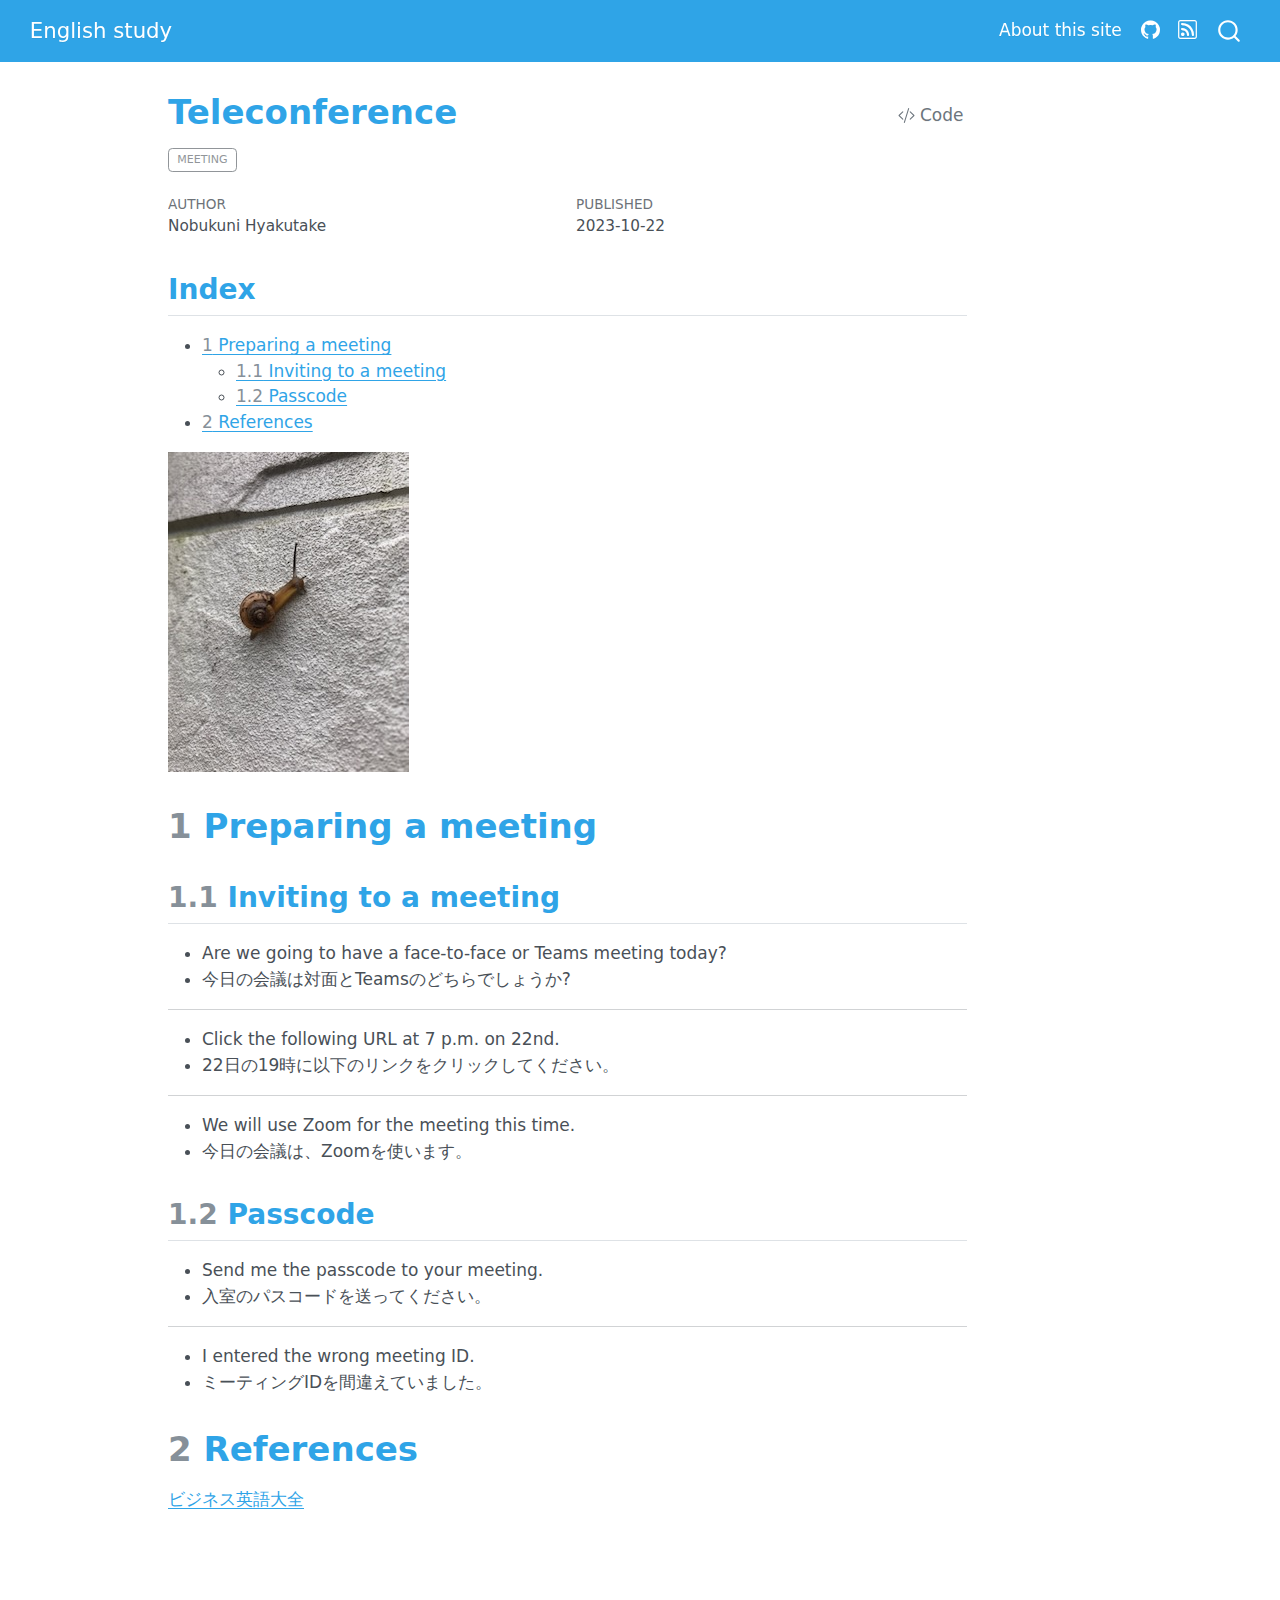
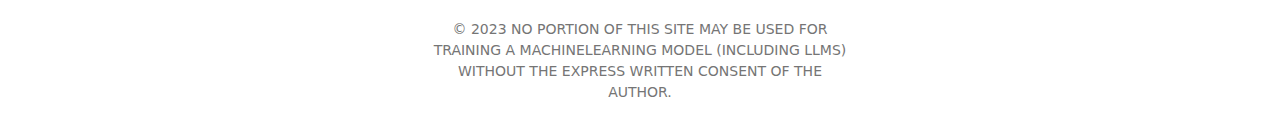
<file: docs/posts/teleconference/index.html>
<!DOCTYPE html>
<html xmlns="http://www.w3.org/1999/xhtml" lang="en" xml:lang="en"><head>

<meta charset="utf-8">
<meta name="generator" content="quarto-1.3.361">

<meta name="viewport" content="width=device-width, initial-scale=1.0, user-scalable=yes">

<meta name="author" content="Nobukuni Hyakutake">
<meta name="dcterms.date" content="2023-10-22">

<title>English study - Teleconference</title>
<style>
code{white-space: pre-wrap;}
span.smallcaps{font-variant: small-caps;}
div.columns{display: flex; gap: min(4vw, 1.5em);}
div.column{flex: auto; overflow-x: auto;}
div.hanging-indent{margin-left: 1.5em; text-indent: -1.5em;}
ul.task-list{list-style: none;}
ul.task-list li input[type="checkbox"] {
  width: 0.8em;
  margin: 0 0.8em 0.2em -1em; /* quarto-specific, see https://github.com/quarto-dev/quarto-cli/issues/4556 */ 
  vertical-align: middle;
}
/* CSS for syntax highlighting */
pre > code.sourceCode { white-space: pre; position: relative; }
pre > code.sourceCode > span { display: inline-block; line-height: 1.25; }
pre > code.sourceCode > span:empty { height: 1.2em; }
.sourceCode { overflow: visible; }
code.sourceCode > span { color: inherit; text-decoration: inherit; }
div.sourceCode { margin: 1em 0; }
pre.sourceCode { margin: 0; }
@media screen {
div.sourceCode { overflow: auto; }
}
@media print {
pre > code.sourceCode { white-space: pre-wrap; }
pre > code.sourceCode > span { text-indent: -5em; padding-left: 5em; }
}
pre.numberSource code
  { counter-reset: source-line 0; }
pre.numberSource code > span
  { position: relative; left: -4em; counter-increment: source-line; }
pre.numberSource code > span > a:first-child::before
  { content: counter(source-line);
    position: relative; left: -1em; text-align: right; vertical-align: baseline;
    border: none; display: inline-block;
    -webkit-touch-callout: none; -webkit-user-select: none;
    -khtml-user-select: none; -moz-user-select: none;
    -ms-user-select: none; user-select: none;
    padding: 0 4px; width: 4em;
  }
pre.numberSource { margin-left: 3em;  padding-left: 4px; }
div.sourceCode
  {   }
@media screen {
pre > code.sourceCode > span > a:first-child::before { text-decoration: underline; }
}
</style>


<script src="../../site_libs/quarto-nav/quarto-nav.js"></script>
<script src="../../site_libs/quarto-nav/headroom.min.js"></script>
<script src="../../site_libs/clipboard/clipboard.min.js"></script>
<script src="../../site_libs/quarto-search/autocomplete.umd.js"></script>
<script src="../../site_libs/quarto-search/fuse.min.js"></script>
<script src="../../site_libs/quarto-search/quarto-search.js"></script>
<meta name="quarto:offset" content="../../">
<script src="../../site_libs/quarto-html/quarto.js"></script>
<script src="../../site_libs/quarto-html/popper.min.js"></script>
<script src="../../site_libs/quarto-html/tippy.umd.min.js"></script>
<script src="../../site_libs/quarto-html/anchor.min.js"></script>
<link href="../../site_libs/quarto-html/tippy.css" rel="stylesheet">
<link href="../../site_libs/quarto-html/quarto-syntax-highlighting.css" rel="stylesheet" id="quarto-text-highlighting-styles">
<script src="../../site_libs/bootstrap/bootstrap.min.js"></script>
<link href="../../site_libs/bootstrap/bootstrap-icons.css" rel="stylesheet">
<link href="../../site_libs/bootstrap/bootstrap.min.css" rel="stylesheet" id="quarto-bootstrap" data-mode="light">
<script id="quarto-search-options" type="application/json">{
  "location": "navbar",
  "copy-button": false,
  "collapse-after": 3,
  "panel-placement": "end",
  "type": "overlay",
  "limit": 20,
  "language": {
    "search-no-results-text": "No results",
    "search-matching-documents-text": "matching documents",
    "search-copy-link-title": "Copy link to search",
    "search-hide-matches-text": "Hide additional matches",
    "search-more-match-text": "more match in this document",
    "search-more-matches-text": "more matches in this document",
    "search-clear-button-title": "Clear",
    "search-detached-cancel-button-title": "Cancel",
    "search-submit-button-title": "Submit",
    "search-label": "Search"
  }
}</script>


<link rel="stylesheet" href="../../styles.css">
</head>

<body class="nav-fixed">

<div id="quarto-search-results"></div>
  <header id="quarto-header" class="headroom fixed-top">
    <nav class="navbar navbar-expand-lg navbar-dark ">
      <div class="navbar-container container-fluid">
      <div class="navbar-brand-container">
    <a class="navbar-brand" href="../../index.html">
    <span class="navbar-title">English study</span>
    </a>
  </div>
            <div id="quarto-search" class="" title="Search"></div>
          <button class="navbar-toggler" type="button" data-bs-toggle="collapse" data-bs-target="#navbarCollapse" aria-controls="navbarCollapse" aria-expanded="false" aria-label="Toggle navigation" onclick="if (window.quartoToggleHeadroom) { window.quartoToggleHeadroom(); }">
  <span class="navbar-toggler-icon"></span>
</button>
          <div class="collapse navbar-collapse" id="navbarCollapse">
            <ul class="navbar-nav navbar-nav-scroll ms-auto">
  <li class="nav-item">
    <a class="nav-link" href="../../about.html" rel="" target="">
 <span class="menu-text">About this site</span></a>
  </li>  
  <li class="nav-item compact">
    <a class="nav-link" href="https://github.com/Nobukuni-Hyakutake/english" rel="" target=""><i class="bi bi-github" role="img">
</i> 
 <span class="menu-text"></span></a>
  </li>  
  <li class="nav-item compact">
    <a class="nav-link" href="../../index.xml" rel="" target=""><i class="bi bi-rss" role="img">
</i> 
 <span class="menu-text"></span></a>
  </li>  
</ul>
            <div class="quarto-navbar-tools">
</div>
          </div> <!-- /navcollapse -->
      </div> <!-- /container-fluid -->
    </nav>
</header>
<!-- content -->
<div id="quarto-content" class="quarto-container page-columns page-rows-contents page-layout-article page-navbar">
<!-- sidebar -->
<!-- margin-sidebar -->
    <div id="quarto-margin-sidebar" class="sidebar margin-sidebar">
    </div>
<!-- main -->
<main class="content" id="quarto-document-content">

<header id="title-block-header" class="quarto-title-block default">
<div class="quarto-title">
<div class="quarto-title-block"><div><h1 class="title">Teleconference</h1><button type="button" class="btn code-tools-button" id="quarto-code-tools-source"><i class="bi"></i> Code</button></div></div>
  <div class="quarto-categories">
    <div class="quarto-category">meeting</div>
  </div>
  </div>



<div class="quarto-title-meta">

    <div>
    <div class="quarto-title-meta-heading">Author</div>
    <div class="quarto-title-meta-contents">
             <p>Nobukuni Hyakutake </p>
          </div>
  </div>
    
    <div>
    <div class="quarto-title-meta-heading">Published</div>
    <div class="quarto-title-meta-contents">
      <p class="date">2023-10-22</p>
    </div>
  </div>
  
    
  </div>
  

</header>
<nav id="TOC" role="doc-toc">
    <h2 id="toc-title">Index</h2>
   
  <ul>
  <li><a href="#preparing-a-meeting" id="toc-preparing-a-meeting"><span class="header-section-number">1</span> Preparing a meeting</a>
  <ul>
  <li><a href="#inviting-to-a-meeting" id="toc-inviting-to-a-meeting"><span class="header-section-number">1.1</span> Inviting to a meeting</a></li>
  <li><a href="#passcode" id="toc-passcode"><span class="header-section-number">1.2</span> Passcode</a></li>
  </ul></li>
  <li><a href="#references" id="toc-references"><span class="header-section-number">2</span> References</a></li>
  </ul>
</nav>
<p><img src="snail.jpeg" class="img-fluid"></p>
<section id="preparing-a-meeting" class="level1" data-number="1">
<h1 data-number="1"><span class="header-section-number">1</span> Preparing a meeting</h1>
<section id="inviting-to-a-meeting" class="level2" data-number="1.1">
<h2 data-number="1.1" class="anchored" data-anchor-id="inviting-to-a-meeting"><span class="header-section-number">1.1</span> Inviting to a meeting</h2>
<ul>
<li>Are we going to have a face-to-face or Teams meeting today?</li>
<li>今日の会議は対面とTeamsのどちらでしょうか?</li>
</ul>
<hr>
<ul>
<li>Click the following URL at 7 p.m. on 22nd.</li>
<li>22日の19時に以下のリンクをクリックしてください。</li>
</ul>
<hr>
<ul>
<li>We will use Zoom for the meeting this time.</li>
<li>今日の会議は、Zoomを使います。</li>
</ul>
</section>
<section id="passcode" class="level2" data-number="1.2">
<h2 data-number="1.2" class="anchored" data-anchor-id="passcode"><span class="header-section-number">1.2</span> Passcode</h2>
<ul>
<li>Send me the passcode to your meeting.</li>
<li>入室のパスコードを送ってください。</li>
</ul>
<hr>
<ul>
<li>I entered the wrong meeting ID.</li>
<li>ミーティングIDを間違えていました。</li>
</ul>
</section>
</section>
<section id="references" class="level1" data-number="2">
<h1 data-number="2"><span class="header-section-number">2</span> References</h1>
<p><a href="https://bookclub.japantimes.co.jp/book/b570638.html">ビジネス英語大全</a></p>


<!-- -->

</section>

</main> <!-- /main -->
<script id="quarto-html-after-body" type="application/javascript">
window.document.addEventListener("DOMContentLoaded", function (event) {
  const toggleBodyColorMode = (bsSheetEl) => {
    const mode = bsSheetEl.getAttribute("data-mode");
    const bodyEl = window.document.querySelector("body");
    if (mode === "dark") {
      bodyEl.classList.add("quarto-dark");
      bodyEl.classList.remove("quarto-light");
    } else {
      bodyEl.classList.add("quarto-light");
      bodyEl.classList.remove("quarto-dark");
    }
  }
  const toggleBodyColorPrimary = () => {
    const bsSheetEl = window.document.querySelector("link#quarto-bootstrap");
    if (bsSheetEl) {
      toggleBodyColorMode(bsSheetEl);
    }
  }
  toggleBodyColorPrimary();  
  const icon = "";
  const anchorJS = new window.AnchorJS();
  anchorJS.options = {
    placement: 'right',
    icon: icon
  };
  anchorJS.add('.anchored');
  const isCodeAnnotation = (el) => {
    for (const clz of el.classList) {
      if (clz.startsWith('code-annotation-')) {                     
        return true;
      }
    }
    return false;
  }
  const clipboard = new window.ClipboardJS('.code-copy-button', {
    text: function(trigger) {
      const codeEl = trigger.previousElementSibling.cloneNode(true);
      for (const childEl of codeEl.children) {
        if (isCodeAnnotation(childEl)) {
          childEl.remove();
        }
      }
      return codeEl.innerText;
    }
  });
  clipboard.on('success', function(e) {
    // button target
    const button = e.trigger;
    // don't keep focus
    button.blur();
    // flash "checked"
    button.classList.add('code-copy-button-checked');
    var currentTitle = button.getAttribute("title");
    button.setAttribute("title", "Copied!");
    let tooltip;
    if (window.bootstrap) {
      button.setAttribute("data-bs-toggle", "tooltip");
      button.setAttribute("data-bs-placement", "left");
      button.setAttribute("data-bs-title", "Copied!");
      tooltip = new bootstrap.Tooltip(button, 
        { trigger: "manual", 
          customClass: "code-copy-button-tooltip",
          offset: [0, -8]});
      tooltip.show();    
    }
    setTimeout(function() {
      if (tooltip) {
        tooltip.hide();
        button.removeAttribute("data-bs-title");
        button.removeAttribute("data-bs-toggle");
        button.removeAttribute("data-bs-placement");
      }
      button.setAttribute("title", currentTitle);
      button.classList.remove('code-copy-button-checked');
    }, 1000);
    // clear code selection
    e.clearSelection();
  });
  const viewSource = window.document.getElementById('quarto-view-source') ||
                     window.document.getElementById('quarto-code-tools-source');
  if (viewSource) {
    const sourceUrl = viewSource.getAttribute("data-quarto-source-url");
    viewSource.addEventListener("click", function(e) {
      if (sourceUrl) {
        // rstudio viewer pane
        if (/\bcapabilities=\b/.test(window.location)) {
          window.open(sourceUrl);
        } else {
          window.location.href = sourceUrl;
        }
      } else {
        const modal = new bootstrap.Modal(document.getElementById('quarto-embedded-source-code-modal'));
        modal.show();
      }
      return false;
    });
  }
  function toggleCodeHandler(show) {
    return function(e) {
      const detailsSrc = window.document.querySelectorAll(".cell > details > .sourceCode");
      for (let i=0; i<detailsSrc.length; i++) {
        const details = detailsSrc[i].parentElement;
        if (show) {
          details.open = true;
        } else {
          details.removeAttribute("open");
        }
      }
      const cellCodeDivs = window.document.querySelectorAll(".cell > .sourceCode");
      const fromCls = show ? "hidden" : "unhidden";
      const toCls = show ? "unhidden" : "hidden";
      for (let i=0; i<cellCodeDivs.length; i++) {
        const codeDiv = cellCodeDivs[i];
        if (codeDiv.classList.contains(fromCls)) {
          codeDiv.classList.remove(fromCls);
          codeDiv.classList.add(toCls);
        } 
      }
      return false;
    }
  }
  const hideAllCode = window.document.getElementById("quarto-hide-all-code");
  if (hideAllCode) {
    hideAllCode.addEventListener("click", toggleCodeHandler(false));
  }
  const showAllCode = window.document.getElementById("quarto-show-all-code");
  if (showAllCode) {
    showAllCode.addEventListener("click", toggleCodeHandler(true));
  }
  function tippyHover(el, contentFn) {
    const config = {
      allowHTML: true,
      content: contentFn,
      maxWidth: 500,
      delay: 100,
      arrow: false,
      appendTo: function(el) {
          return el.parentElement;
      },
      interactive: true,
      interactiveBorder: 10,
      theme: 'quarto',
      placement: 'bottom-start'
    };
    window.tippy(el, config); 
  }
  const noterefs = window.document.querySelectorAll('a[role="doc-noteref"]');
  for (var i=0; i<noterefs.length; i++) {
    const ref = noterefs[i];
    tippyHover(ref, function() {
      // use id or data attribute instead here
      let href = ref.getAttribute('data-footnote-href') || ref.getAttribute('href');
      try { href = new URL(href).hash; } catch {}
      const id = href.replace(/^#\/?/, "");
      const note = window.document.getElementById(id);
      return note.innerHTML;
    });
  }
      let selectedAnnoteEl;
      const selectorForAnnotation = ( cell, annotation) => {
        let cellAttr = 'data-code-cell="' + cell + '"';
        let lineAttr = 'data-code-annotation="' +  annotation + '"';
        const selector = 'span[' + cellAttr + '][' + lineAttr + ']';
        return selector;
      }
      const selectCodeLines = (annoteEl) => {
        const doc = window.document;
        const targetCell = annoteEl.getAttribute("data-target-cell");
        const targetAnnotation = annoteEl.getAttribute("data-target-annotation");
        const annoteSpan = window.document.querySelector(selectorForAnnotation(targetCell, targetAnnotation));
        const lines = annoteSpan.getAttribute("data-code-lines").split(",");
        const lineIds = lines.map((line) => {
          return targetCell + "-" + line;
        })
        let top = null;
        let height = null;
        let parent = null;
        if (lineIds.length > 0) {
            //compute the position of the single el (top and bottom and make a div)
            const el = window.document.getElementById(lineIds[0]);
            top = el.offsetTop;
            height = el.offsetHeight;
            parent = el.parentElement.parentElement;
          if (lineIds.length > 1) {
            const lastEl = window.document.getElementById(lineIds[lineIds.length - 1]);
            const bottom = lastEl.offsetTop + lastEl.offsetHeight;
            height = bottom - top;
          }
          if (top !== null && height !== null && parent !== null) {
            // cook up a div (if necessary) and position it 
            let div = window.document.getElementById("code-annotation-line-highlight");
            if (div === null) {
              div = window.document.createElement("div");
              div.setAttribute("id", "code-annotation-line-highlight");
              div.style.position = 'absolute';
              parent.appendChild(div);
            }
            div.style.top = top - 2 + "px";
            div.style.height = height + 4 + "px";
            let gutterDiv = window.document.getElementById("code-annotation-line-highlight-gutter");
            if (gutterDiv === null) {
              gutterDiv = window.document.createElement("div");
              gutterDiv.setAttribute("id", "code-annotation-line-highlight-gutter");
              gutterDiv.style.position = 'absolute';
              const codeCell = window.document.getElementById(targetCell);
              const gutter = codeCell.querySelector('.code-annotation-gutter');
              gutter.appendChild(gutterDiv);
            }
            gutterDiv.style.top = top - 2 + "px";
            gutterDiv.style.height = height + 4 + "px";
          }
          selectedAnnoteEl = annoteEl;
        }
      };
      const unselectCodeLines = () => {
        const elementsIds = ["code-annotation-line-highlight", "code-annotation-line-highlight-gutter"];
        elementsIds.forEach((elId) => {
          const div = window.document.getElementById(elId);
          if (div) {
            div.remove();
          }
        });
        selectedAnnoteEl = undefined;
      };
      // Attach click handler to the DT
      const annoteDls = window.document.querySelectorAll('dt[data-target-cell]');
      for (const annoteDlNode of annoteDls) {
        annoteDlNode.addEventListener('click', (event) => {
          const clickedEl = event.target;
          if (clickedEl !== selectedAnnoteEl) {
            unselectCodeLines();
            const activeEl = window.document.querySelector('dt[data-target-cell].code-annotation-active');
            if (activeEl) {
              activeEl.classList.remove('code-annotation-active');
            }
            selectCodeLines(clickedEl);
            clickedEl.classList.add('code-annotation-active');
          } else {
            // Unselect the line
            unselectCodeLines();
            clickedEl.classList.remove('code-annotation-active');
          }
        });
      }
  const findCites = (el) => {
    const parentEl = el.parentElement;
    if (parentEl) {
      const cites = parentEl.dataset.cites;
      if (cites) {
        return {
          el,
          cites: cites.split(' ')
        };
      } else {
        return findCites(el.parentElement)
      }
    } else {
      return undefined;
    }
  };
  var bibliorefs = window.document.querySelectorAll('a[role="doc-biblioref"]');
  for (var i=0; i<bibliorefs.length; i++) {
    const ref = bibliorefs[i];
    const citeInfo = findCites(ref);
    if (citeInfo) {
      tippyHover(citeInfo.el, function() {
        var popup = window.document.createElement('div');
        citeInfo.cites.forEach(function(cite) {
          var citeDiv = window.document.createElement('div');
          citeDiv.classList.add('hanging-indent');
          citeDiv.classList.add('csl-entry');
          var biblioDiv = window.document.getElementById('ref-' + cite);
          if (biblioDiv) {
            citeDiv.innerHTML = biblioDiv.innerHTML;
          }
          popup.appendChild(citeDiv);
        });
        return popup.innerHTML;
      });
    }
  }
});
</script><div class="modal fade" id="quarto-embedded-source-code-modal" tabindex="-1" aria-labelledby="quarto-embedded-source-code-modal-label" aria-hidden="true"><div class="modal-dialog modal-dialog-scrollable"><div class="modal-content"><div class="modal-header"><h5 class="modal-title" id="quarto-embedded-source-code-modal-label">Source Code</h5><button class="btn-close" data-bs-dismiss="modal"></button></div><div class="modal-body"><div class="">
<div class="sourceCode" id="cb1" data-shortcodes="false"><pre class="sourceCode markdown code-with-copy"><code class="sourceCode markdown"><span id="cb1-1"><a href="#cb1-1" aria-hidden="true" tabindex="-1"></a><span class="co">---</span></span>
<span id="cb1-2"><a href="#cb1-2" aria-hidden="true" tabindex="-1"></a><span class="an">title:</span><span class="co"> "Teleconference"</span></span>
<span id="cb1-3"><a href="#cb1-3" aria-hidden="true" tabindex="-1"></a><span class="an">author:</span><span class="co"> "Nobukuni Hyakutake"</span></span>
<span id="cb1-4"><a href="#cb1-4" aria-hidden="true" tabindex="-1"></a><span class="an">date:</span><span class="co"> "2023-10-22"</span></span>
<span id="cb1-5"><a href="#cb1-5" aria-hidden="true" tabindex="-1"></a><span class="an">date-format:</span><span class="co"> "iso"</span></span>
<span id="cb1-6"><a href="#cb1-6" aria-hidden="true" tabindex="-1"></a><span class="an">categories:</span><span class="co"> [meeting]</span></span>
<span id="cb1-7"><a href="#cb1-7" aria-hidden="true" tabindex="-1"></a><span class="an">image:</span><span class="co"> "snail.jpeg"</span></span>
<span id="cb1-8"><a href="#cb1-8" aria-hidden="true" tabindex="-1"></a><span class="co">---</span></span>
<span id="cb1-9"><a href="#cb1-9" aria-hidden="true" tabindex="-1"></a></span>
<span id="cb1-10"><a href="#cb1-10" aria-hidden="true" tabindex="-1"></a><span class="al">![](snail.jpeg)</span></span>
<span id="cb1-11"><a href="#cb1-11" aria-hidden="true" tabindex="-1"></a></span>
<span id="cb1-12"><a href="#cb1-12" aria-hidden="true" tabindex="-1"></a><span class="fu"># Preparing a meeting</span></span>
<span id="cb1-13"><a href="#cb1-13" aria-hidden="true" tabindex="-1"></a></span>
<span id="cb1-14"><a href="#cb1-14" aria-hidden="true" tabindex="-1"></a><span class="fu">## Inviting to a meeting</span></span>
<span id="cb1-15"><a href="#cb1-15" aria-hidden="true" tabindex="-1"></a></span>
<span id="cb1-16"><a href="#cb1-16" aria-hidden="true" tabindex="-1"></a><span class="ss">-   </span>Are we going to have a face-to-face or Teams meeting today?</span>
<span id="cb1-17"><a href="#cb1-17" aria-hidden="true" tabindex="-1"></a><span class="ss">-   </span>今日の会議は対面とTeamsのどちらでしょうか?</span>
<span id="cb1-18"><a href="#cb1-18" aria-hidden="true" tabindex="-1"></a></span>
<span id="cb1-19"><a href="#cb1-19" aria-hidden="true" tabindex="-1"></a>------------------------------------------------------------------------</span>
<span id="cb1-20"><a href="#cb1-20" aria-hidden="true" tabindex="-1"></a></span>
<span id="cb1-21"><a href="#cb1-21" aria-hidden="true" tabindex="-1"></a><span class="ss">-   </span>Click the following URL at 7 p.m. on 22nd.</span>
<span id="cb1-22"><a href="#cb1-22" aria-hidden="true" tabindex="-1"></a><span class="ss">-   </span>22日の19時に以下のリンクをクリックしてください。</span>
<span id="cb1-23"><a href="#cb1-23" aria-hidden="true" tabindex="-1"></a></span>
<span id="cb1-24"><a href="#cb1-24" aria-hidden="true" tabindex="-1"></a>------------------------------------------------------------------------</span>
<span id="cb1-25"><a href="#cb1-25" aria-hidden="true" tabindex="-1"></a></span>
<span id="cb1-26"><a href="#cb1-26" aria-hidden="true" tabindex="-1"></a><span class="ss">-   </span>We will use Zoom for the meeting this time.</span>
<span id="cb1-27"><a href="#cb1-27" aria-hidden="true" tabindex="-1"></a><span class="ss">-   </span>今日の会議は、Zoomを使います。</span>
<span id="cb1-28"><a href="#cb1-28" aria-hidden="true" tabindex="-1"></a></span>
<span id="cb1-29"><a href="#cb1-29" aria-hidden="true" tabindex="-1"></a><span class="fu">## Passcode</span></span>
<span id="cb1-30"><a href="#cb1-30" aria-hidden="true" tabindex="-1"></a></span>
<span id="cb1-31"><a href="#cb1-31" aria-hidden="true" tabindex="-1"></a><span class="ss">-   </span>Send me the passcode to your meeting.</span>
<span id="cb1-32"><a href="#cb1-32" aria-hidden="true" tabindex="-1"></a><span class="ss">-   </span>入室のパスコードを送ってください。</span>
<span id="cb1-33"><a href="#cb1-33" aria-hidden="true" tabindex="-1"></a></span>
<span id="cb1-34"><a href="#cb1-34" aria-hidden="true" tabindex="-1"></a>------------------------------------------------------------------------</span>
<span id="cb1-35"><a href="#cb1-35" aria-hidden="true" tabindex="-1"></a></span>
<span id="cb1-36"><a href="#cb1-36" aria-hidden="true" tabindex="-1"></a><span class="ss">-   </span>I entered the wrong meeting ID.</span>
<span id="cb1-37"><a href="#cb1-37" aria-hidden="true" tabindex="-1"></a><span class="ss">-   </span>ミーティングIDを間違えていました。</span>
<span id="cb1-38"><a href="#cb1-38" aria-hidden="true" tabindex="-1"></a></span>
<span id="cb1-39"><a href="#cb1-39" aria-hidden="true" tabindex="-1"></a><span class="fu"># References</span></span>
<span id="cb1-40"><a href="#cb1-40" aria-hidden="true" tabindex="-1"></a></span>
<span id="cb1-41"><a href="#cb1-41" aria-hidden="true" tabindex="-1"></a><span class="co">[</span><span class="ot">ビジネス英語大全</span><span class="co">](https://bookclub.japantimes.co.jp/book/b570638.html)</span></span></code><button title="Copy to Clipboard" class="code-copy-button"><i class="bi"></i></button></pre></div>
</div></div></div></div></div>
</div> <!-- /content -->
<footer class="footer">
  <div class="nav-footer">
    <div class="nav-footer-left">
      &nbsp;
    </div>   
    <div class="nav-footer-center">
      <ul class="footer-items list-unstyled">
    <li class="nav-item">
 © 2023 NO PORTION OF THIS SITE MAY BE USED FOR TRAINING A MACHINELEARNING MODEL (INCLUDING LLMS) WITHOUT THE EXPRESS WRITTEN CONSENT OF THE AUTHOR.
  </li>  
</ul>
    </div>
    <div class="nav-footer-right">
      &nbsp;
    </div>
  </div>
</footer>



</body></html>
</file>
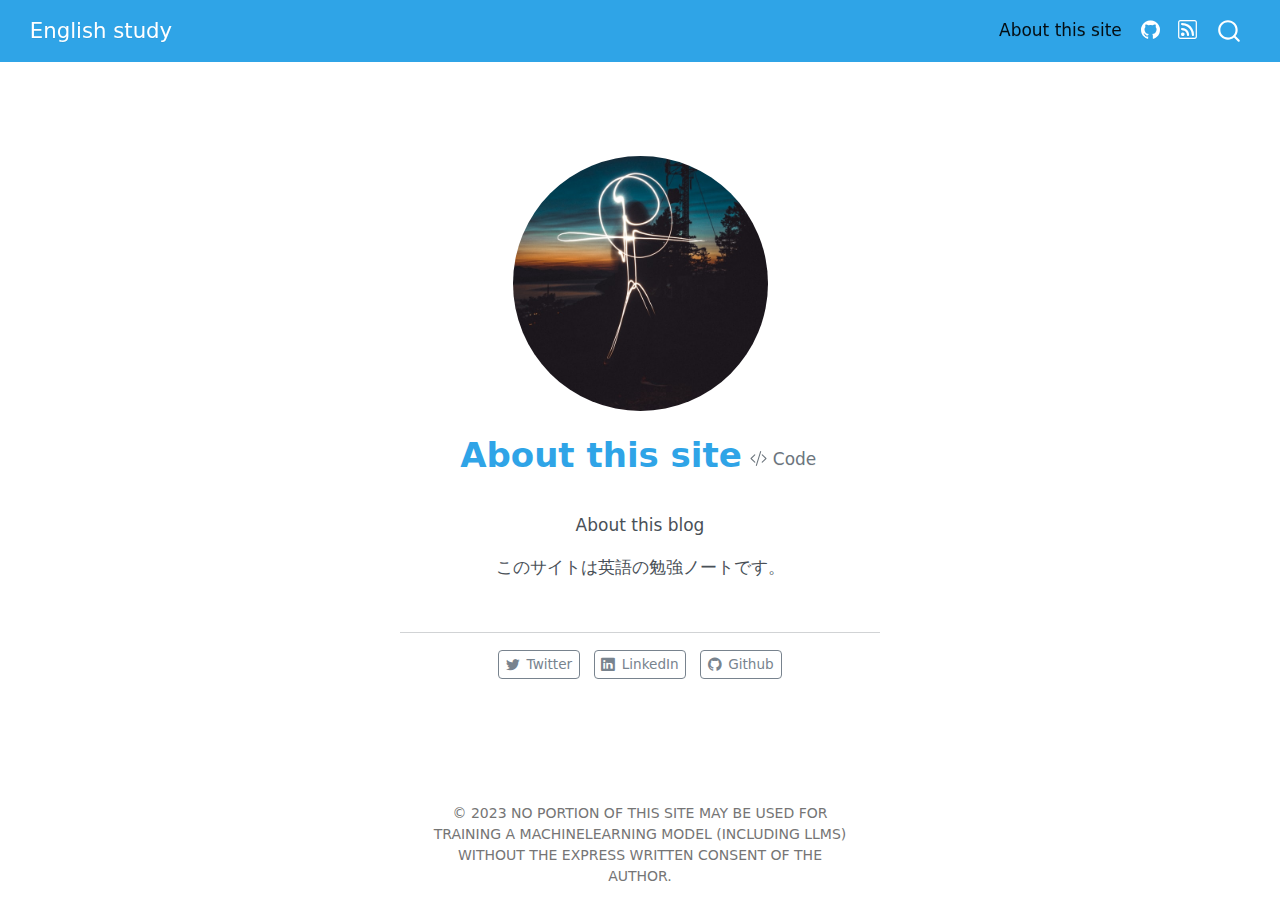
<file: docs/about.html>
<!DOCTYPE html>
<html xmlns="http://www.w3.org/1999/xhtml" lang="en" xml:lang="en"><head>

<meta charset="utf-8">
<meta name="generator" content="quarto-1.3.361">

<meta name="viewport" content="width=device-width, initial-scale=1.0, user-scalable=yes">


<title>English study - About this site</title>
<style>
code{white-space: pre-wrap;}
span.smallcaps{font-variant: small-caps;}
div.columns{display: flex; gap: min(4vw, 1.5em);}
div.column{flex: auto; overflow-x: auto;}
div.hanging-indent{margin-left: 1.5em; text-indent: -1.5em;}
ul.task-list{list-style: none;}
ul.task-list li input[type="checkbox"] {
  width: 0.8em;
  margin: 0 0.8em 0.2em -1em; /* quarto-specific, see https://github.com/quarto-dev/quarto-cli/issues/4556 */ 
  vertical-align: middle;
}
/* CSS for syntax highlighting */
pre > code.sourceCode { white-space: pre; position: relative; }
pre > code.sourceCode > span { display: inline-block; line-height: 1.25; }
pre > code.sourceCode > span:empty { height: 1.2em; }
.sourceCode { overflow: visible; }
code.sourceCode > span { color: inherit; text-decoration: inherit; }
div.sourceCode { margin: 1em 0; }
pre.sourceCode { margin: 0; }
@media screen {
div.sourceCode { overflow: auto; }
}
@media print {
pre > code.sourceCode { white-space: pre-wrap; }
pre > code.sourceCode > span { text-indent: -5em; padding-left: 5em; }
}
pre.numberSource code
  { counter-reset: source-line 0; }
pre.numberSource code > span
  { position: relative; left: -4em; counter-increment: source-line; }
pre.numberSource code > span > a:first-child::before
  { content: counter(source-line);
    position: relative; left: -1em; text-align: right; vertical-align: baseline;
    border: none; display: inline-block;
    -webkit-touch-callout: none; -webkit-user-select: none;
    -khtml-user-select: none; -moz-user-select: none;
    -ms-user-select: none; user-select: none;
    padding: 0 4px; width: 4em;
  }
pre.numberSource { margin-left: 3em;  padding-left: 4px; }
div.sourceCode
  {   }
@media screen {
pre > code.sourceCode > span > a:first-child::before { text-decoration: underline; }
}
</style>


<script src="site_libs/quarto-nav/quarto-nav.js"></script>
<script src="site_libs/quarto-nav/headroom.min.js"></script>
<script src="site_libs/clipboard/clipboard.min.js"></script>
<script src="site_libs/quarto-search/autocomplete.umd.js"></script>
<script src="site_libs/quarto-search/fuse.min.js"></script>
<script src="site_libs/quarto-search/quarto-search.js"></script>
<meta name="quarto:offset" content="./">
<script src="site_libs/quarto-html/quarto.js"></script>
<script src="site_libs/quarto-html/popper.min.js"></script>
<script src="site_libs/quarto-html/tippy.umd.min.js"></script>
<link href="site_libs/quarto-html/tippy.css" rel="stylesheet">
<link href="site_libs/quarto-html/quarto-syntax-highlighting.css" rel="stylesheet" id="quarto-text-highlighting-styles">
<script src="site_libs/bootstrap/bootstrap.min.js"></script>
<link href="site_libs/bootstrap/bootstrap-icons.css" rel="stylesheet">
<link href="site_libs/bootstrap/bootstrap.min.css" rel="stylesheet" id="quarto-bootstrap" data-mode="light">
<script id="quarto-search-options" type="application/json">{
  "location": "navbar",
  "copy-button": false,
  "collapse-after": 3,
  "panel-placement": "end",
  "type": "overlay",
  "limit": 20,
  "language": {
    "search-no-results-text": "No results",
    "search-matching-documents-text": "matching documents",
    "search-copy-link-title": "Copy link to search",
    "search-hide-matches-text": "Hide additional matches",
    "search-more-match-text": "more match in this document",
    "search-more-matches-text": "more matches in this document",
    "search-clear-button-title": "Clear",
    "search-detached-cancel-button-title": "Cancel",
    "search-submit-button-title": "Submit",
    "search-label": "Search"
  }
}</script>


<link rel="stylesheet" href="styles.css">
</head>

<body class="nav-fixed fullcontent">

<div id="quarto-search-results"></div>
  <header id="quarto-header" class="headroom fixed-top">
    <nav class="navbar navbar-expand-lg navbar-dark ">
      <div class="navbar-container container-fluid">
      <div class="navbar-brand-container">
    <a class="navbar-brand" href="./index.html">
    <span class="navbar-title">English study</span>
    </a>
  </div>
            <div id="quarto-search" class="" title="Search"></div>
          <button class="navbar-toggler" type="button" data-bs-toggle="collapse" data-bs-target="#navbarCollapse" aria-controls="navbarCollapse" aria-expanded="false" aria-label="Toggle navigation" onclick="if (window.quartoToggleHeadroom) { window.quartoToggleHeadroom(); }">
  <span class="navbar-toggler-icon"></span>
</button>
          <div class="collapse navbar-collapse" id="navbarCollapse">
            <ul class="navbar-nav navbar-nav-scroll ms-auto">
  <li class="nav-item">
    <a class="nav-link active" href="./about.html" rel="" target="" aria-current="page">
 <span class="menu-text">About this site</span></a>
  </li>  
  <li class="nav-item compact">
    <a class="nav-link" href="https://github.com/Nobukuni-Hyakutake/english" rel="" target=""><i class="bi bi-github" role="img">
</i> 
 <span class="menu-text"></span></a>
  </li>  
  <li class="nav-item compact">
    <a class="nav-link" href="./index.xml" rel="" target=""><i class="bi bi-rss" role="img">
</i> 
 <span class="menu-text"></span></a>
  </li>  
</ul>
            <div class="quarto-navbar-tools">
</div>
          </div> <!-- /navcollapse -->
      </div> <!-- /container-fluid -->
    </nav>
</header>
<!-- content -->
<div id="quarto-content" class="quarto-container page-columns page-rows-contents page-layout-article page-navbar">
<!-- sidebar -->
<!-- margin-sidebar -->
    
<!-- main -->
<div class="quarto-about-jolla">
  <img src="profile.jpg" class="about-image
  round " style="height: 15em; width: 15em;">
 <header id="title-block-header" class="quarto-title-block default">
<div class="quarto-title">
<div class="quarto-title-block"><div><h1 class="title">About this site</h1><button type="button" class="btn code-tools-button" id="quarto-code-tools-source"><i class="bi"></i> Code</button></div></div>
</div>
<div class="quarto-title-meta">
  </div>
</header><main class="content" id="quarto-document-content">
<p>About this blog</p>
<p>このサイトは英語の勉強ノートです。</p>


<!-- -->
</main> 
  <hr class="about-sep">
   <div class="about-links">
  <a href="https://twitter.com" class="about-link" rel="" target="">
    <i class="bi bi-twitter"></i>
     <span class="about-link-text">Twitter</span>
  </a>
  <a href="https://linkedin.com" class="about-link" rel="" target="">
    <i class="bi bi-linkedin"></i>
     <span class="about-link-text">LinkedIn</span>
  </a>
  <a href="https://github.com" class="about-link" rel="" target="">
    <i class="bi bi-github"></i>
     <span class="about-link-text">Github</span>
  </a>
</div>
</div>
 <!-- /main -->
<script id="quarto-html-after-body" type="application/javascript">
window.document.addEventListener("DOMContentLoaded", function (event) {
  const toggleBodyColorMode = (bsSheetEl) => {
    const mode = bsSheetEl.getAttribute("data-mode");
    const bodyEl = window.document.querySelector("body");
    if (mode === "dark") {
      bodyEl.classList.add("quarto-dark");
      bodyEl.classList.remove("quarto-light");
    } else {
      bodyEl.classList.add("quarto-light");
      bodyEl.classList.remove("quarto-dark");
    }
  }
  const toggleBodyColorPrimary = () => {
    const bsSheetEl = window.document.querySelector("link#quarto-bootstrap");
    if (bsSheetEl) {
      toggleBodyColorMode(bsSheetEl);
    }
  }
  toggleBodyColorPrimary();  
  const isCodeAnnotation = (el) => {
    for (const clz of el.classList) {
      if (clz.startsWith('code-annotation-')) {                     
        return true;
      }
    }
    return false;
  }
  const clipboard = new window.ClipboardJS('.code-copy-button', {
    text: function(trigger) {
      const codeEl = trigger.previousElementSibling.cloneNode(true);
      for (const childEl of codeEl.children) {
        if (isCodeAnnotation(childEl)) {
          childEl.remove();
        }
      }
      return codeEl.innerText;
    }
  });
  clipboard.on('success', function(e) {
    // button target
    const button = e.trigger;
    // don't keep focus
    button.blur();
    // flash "checked"
    button.classList.add('code-copy-button-checked');
    var currentTitle = button.getAttribute("title");
    button.setAttribute("title", "Copied!");
    let tooltip;
    if (window.bootstrap) {
      button.setAttribute("data-bs-toggle", "tooltip");
      button.setAttribute("data-bs-placement", "left");
      button.setAttribute("data-bs-title", "Copied!");
      tooltip = new bootstrap.Tooltip(button, 
        { trigger: "manual", 
          customClass: "code-copy-button-tooltip",
          offset: [0, -8]});
      tooltip.show();    
    }
    setTimeout(function() {
      if (tooltip) {
        tooltip.hide();
        button.removeAttribute("data-bs-title");
        button.removeAttribute("data-bs-toggle");
        button.removeAttribute("data-bs-placement");
      }
      button.setAttribute("title", currentTitle);
      button.classList.remove('code-copy-button-checked');
    }, 1000);
    // clear code selection
    e.clearSelection();
  });
  const viewSource = window.document.getElementById('quarto-view-source') ||
                     window.document.getElementById('quarto-code-tools-source');
  if (viewSource) {
    const sourceUrl = viewSource.getAttribute("data-quarto-source-url");
    viewSource.addEventListener("click", function(e) {
      if (sourceUrl) {
        // rstudio viewer pane
        if (/\bcapabilities=\b/.test(window.location)) {
          window.open(sourceUrl);
        } else {
          window.location.href = sourceUrl;
        }
      } else {
        const modal = new bootstrap.Modal(document.getElementById('quarto-embedded-source-code-modal'));
        modal.show();
      }
      return false;
    });
  }
  function toggleCodeHandler(show) {
    return function(e) {
      const detailsSrc = window.document.querySelectorAll(".cell > details > .sourceCode");
      for (let i=0; i<detailsSrc.length; i++) {
        const details = detailsSrc[i].parentElement;
        if (show) {
          details.open = true;
        } else {
          details.removeAttribute("open");
        }
      }
      const cellCodeDivs = window.document.querySelectorAll(".cell > .sourceCode");
      const fromCls = show ? "hidden" : "unhidden";
      const toCls = show ? "unhidden" : "hidden";
      for (let i=0; i<cellCodeDivs.length; i++) {
        const codeDiv = cellCodeDivs[i];
        if (codeDiv.classList.contains(fromCls)) {
          codeDiv.classList.remove(fromCls);
          codeDiv.classList.add(toCls);
        } 
      }
      return false;
    }
  }
  const hideAllCode = window.document.getElementById("quarto-hide-all-code");
  if (hideAllCode) {
    hideAllCode.addEventListener("click", toggleCodeHandler(false));
  }
  const showAllCode = window.document.getElementById("quarto-show-all-code");
  if (showAllCode) {
    showAllCode.addEventListener("click", toggleCodeHandler(true));
  }
  function tippyHover(el, contentFn) {
    const config = {
      allowHTML: true,
      content: contentFn,
      maxWidth: 500,
      delay: 100,
      arrow: false,
      appendTo: function(el) {
          return el.parentElement;
      },
      interactive: true,
      interactiveBorder: 10,
      theme: 'quarto',
      placement: 'bottom-start'
    };
    window.tippy(el, config); 
  }
  const noterefs = window.document.querySelectorAll('a[role="doc-noteref"]');
  for (var i=0; i<noterefs.length; i++) {
    const ref = noterefs[i];
    tippyHover(ref, function() {
      // use id or data attribute instead here
      let href = ref.getAttribute('data-footnote-href') || ref.getAttribute('href');
      try { href = new URL(href).hash; } catch {}
      const id = href.replace(/^#\/?/, "");
      const note = window.document.getElementById(id);
      return note.innerHTML;
    });
  }
      let selectedAnnoteEl;
      const selectorForAnnotation = ( cell, annotation) => {
        let cellAttr = 'data-code-cell="' + cell + '"';
        let lineAttr = 'data-code-annotation="' +  annotation + '"';
        const selector = 'span[' + cellAttr + '][' + lineAttr + ']';
        return selector;
      }
      const selectCodeLines = (annoteEl) => {
        const doc = window.document;
        const targetCell = annoteEl.getAttribute("data-target-cell");
        const targetAnnotation = annoteEl.getAttribute("data-target-annotation");
        const annoteSpan = window.document.querySelector(selectorForAnnotation(targetCell, targetAnnotation));
        const lines = annoteSpan.getAttribute("data-code-lines").split(",");
        const lineIds = lines.map((line) => {
          return targetCell + "-" + line;
        })
        let top = null;
        let height = null;
        let parent = null;
        if (lineIds.length > 0) {
            //compute the position of the single el (top and bottom and make a div)
            const el = window.document.getElementById(lineIds[0]);
            top = el.offsetTop;
            height = el.offsetHeight;
            parent = el.parentElement.parentElement;
          if (lineIds.length > 1) {
            const lastEl = window.document.getElementById(lineIds[lineIds.length - 1]);
            const bottom = lastEl.offsetTop + lastEl.offsetHeight;
            height = bottom - top;
          }
          if (top !== null && height !== null && parent !== null) {
            // cook up a div (if necessary) and position it 
            let div = window.document.getElementById("code-annotation-line-highlight");
            if (div === null) {
              div = window.document.createElement("div");
              div.setAttribute("id", "code-annotation-line-highlight");
              div.style.position = 'absolute';
              parent.appendChild(div);
            }
            div.style.top = top - 2 + "px";
            div.style.height = height + 4 + "px";
            let gutterDiv = window.document.getElementById("code-annotation-line-highlight-gutter");
            if (gutterDiv === null) {
              gutterDiv = window.document.createElement("div");
              gutterDiv.setAttribute("id", "code-annotation-line-highlight-gutter");
              gutterDiv.style.position = 'absolute';
              const codeCell = window.document.getElementById(targetCell);
              const gutter = codeCell.querySelector('.code-annotation-gutter');
              gutter.appendChild(gutterDiv);
            }
            gutterDiv.style.top = top - 2 + "px";
            gutterDiv.style.height = height + 4 + "px";
          }
          selectedAnnoteEl = annoteEl;
        }
      };
      const unselectCodeLines = () => {
        const elementsIds = ["code-annotation-line-highlight", "code-annotation-line-highlight-gutter"];
        elementsIds.forEach((elId) => {
          const div = window.document.getElementById(elId);
          if (div) {
            div.remove();
          }
        });
        selectedAnnoteEl = undefined;
      };
      // Attach click handler to the DT
      const annoteDls = window.document.querySelectorAll('dt[data-target-cell]');
      for (const annoteDlNode of annoteDls) {
        annoteDlNode.addEventListener('click', (event) => {
          const clickedEl = event.target;
          if (clickedEl !== selectedAnnoteEl) {
            unselectCodeLines();
            const activeEl = window.document.querySelector('dt[data-target-cell].code-annotation-active');
            if (activeEl) {
              activeEl.classList.remove('code-annotation-active');
            }
            selectCodeLines(clickedEl);
            clickedEl.classList.add('code-annotation-active');
          } else {
            // Unselect the line
            unselectCodeLines();
            clickedEl.classList.remove('code-annotation-active');
          }
        });
      }
  const findCites = (el) => {
    const parentEl = el.parentElement;
    if (parentEl) {
      const cites = parentEl.dataset.cites;
      if (cites) {
        return {
          el,
          cites: cites.split(' ')
        };
      } else {
        return findCites(el.parentElement)
      }
    } else {
      return undefined;
    }
  };
  var bibliorefs = window.document.querySelectorAll('a[role="doc-biblioref"]');
  for (var i=0; i<bibliorefs.length; i++) {
    const ref = bibliorefs[i];
    const citeInfo = findCites(ref);
    if (citeInfo) {
      tippyHover(citeInfo.el, function() {
        var popup = window.document.createElement('div');
        citeInfo.cites.forEach(function(cite) {
          var citeDiv = window.document.createElement('div');
          citeDiv.classList.add('hanging-indent');
          citeDiv.classList.add('csl-entry');
          var biblioDiv = window.document.getElementById('ref-' + cite);
          if (biblioDiv) {
            citeDiv.innerHTML = biblioDiv.innerHTML;
          }
          popup.appendChild(citeDiv);
        });
        return popup.innerHTML;
      });
    }
  }
});
</script><div class="modal fade" id="quarto-embedded-source-code-modal" tabindex="-1" aria-labelledby="quarto-embedded-source-code-modal-label" aria-hidden="true"><div class="modal-dialog modal-dialog-scrollable"><div class="modal-content"><div class="modal-header"><h5 class="modal-title" id="quarto-embedded-source-code-modal-label">Source Code</h5><button class="btn-close" data-bs-dismiss="modal"></button></div><div class="modal-body"><div class="">
<div class="sourceCode" id="cb1" data-shortcodes="false"><pre class="sourceCode markdown code-with-copy"><code class="sourceCode markdown"><span id="cb1-1"><a href="#cb1-1" aria-hidden="true" tabindex="-1"></a><span class="co">---</span></span>
<span id="cb1-2"><a href="#cb1-2" aria-hidden="true" tabindex="-1"></a><span class="an">title:</span><span class="co"> "About this site"</span></span>
<span id="cb1-3"><a href="#cb1-3" aria-hidden="true" tabindex="-1"></a><span class="an">image:</span><span class="co"> profile.jpg</span></span>
<span id="cb1-4"><a href="#cb1-4" aria-hidden="true" tabindex="-1"></a><span class="an">about:</span></span>
<span id="cb1-5"><a href="#cb1-5" aria-hidden="true" tabindex="-1"></a><span class="co">  template: jolla</span></span>
<span id="cb1-6"><a href="#cb1-6" aria-hidden="true" tabindex="-1"></a><span class="co">  links:</span></span>
<span id="cb1-7"><a href="#cb1-7" aria-hidden="true" tabindex="-1"></a><span class="co">    - icon: twitter</span></span>
<span id="cb1-8"><a href="#cb1-8" aria-hidden="true" tabindex="-1"></a><span class="co">      text: Twitter</span></span>
<span id="cb1-9"><a href="#cb1-9" aria-hidden="true" tabindex="-1"></a><span class="co">      href: https://twitter.com</span></span>
<span id="cb1-10"><a href="#cb1-10" aria-hidden="true" tabindex="-1"></a><span class="co">    - icon: linkedin</span></span>
<span id="cb1-11"><a href="#cb1-11" aria-hidden="true" tabindex="-1"></a><span class="co">      text: LinkedIn</span></span>
<span id="cb1-12"><a href="#cb1-12" aria-hidden="true" tabindex="-1"></a><span class="co">      href: https://linkedin.com</span></span>
<span id="cb1-13"><a href="#cb1-13" aria-hidden="true" tabindex="-1"></a><span class="co">    - icon: github</span></span>
<span id="cb1-14"><a href="#cb1-14" aria-hidden="true" tabindex="-1"></a><span class="co">      text: Github</span></span>
<span id="cb1-15"><a href="#cb1-15" aria-hidden="true" tabindex="-1"></a><span class="co">      href: https://github.com</span></span>
<span id="cb1-16"><a href="#cb1-16" aria-hidden="true" tabindex="-1"></a></span>
<span id="cb1-17"><a href="#cb1-17" aria-hidden="true" tabindex="-1"></a><span class="co">---</span></span>
<span id="cb1-18"><a href="#cb1-18" aria-hidden="true" tabindex="-1"></a></span>
<span id="cb1-19"><a href="#cb1-19" aria-hidden="true" tabindex="-1"></a>About this blog</span>
<span id="cb1-20"><a href="#cb1-20" aria-hidden="true" tabindex="-1"></a></span>
<span id="cb1-21"><a href="#cb1-21" aria-hidden="true" tabindex="-1"></a>このサイトは英語の勉強ノートです。</span></code><button title="Copy to Clipboard" class="code-copy-button"><i class="bi"></i></button></pre></div>
</div></div></div></div></div>
</div> <!-- /content -->
<footer class="footer">
  <div class="nav-footer">
    <div class="nav-footer-left">
      &nbsp;
    </div>   
    <div class="nav-footer-center">
      <ul class="footer-items list-unstyled">
    <li class="nav-item">
 © 2023 NO PORTION OF THIS SITE MAY BE USED FOR TRAINING A MACHINELEARNING MODEL (INCLUDING LLMS) WITHOUT THE EXPRESS WRITTEN CONSENT OF THE AUTHOR.
  </li>  
</ul>
    </div>
    <div class="nav-footer-right">
      &nbsp;
    </div>
  </div>
</footer>



</body></html>
</file>
<file: docs/site_libs/quarto-html/tippy.css>
.tippy-box[data-animation=fade][data-state=hidden]{opacity:0}[data-tippy-root]{max-width:calc(100vw - 10px)}.tippy-box{position:relative;background-color:#333;color:#fff;border-radius:4px;font-size:14px;line-height:1.4;white-space:normal;outline:0;transition-property:transform,visibility,opacity}.tippy-box[data-placement^=top]>.tippy-arrow{bottom:0}.tippy-box[data-placement^=top]>.tippy-arrow:before{bottom:-7px;left:0;border-width:8px 8px 0;border-top-color:initial;transform-origin:center top}.tippy-box[data-placement^=bottom]>.tippy-arrow{top:0}.tippy-box[data-placement^=bottom]>.tippy-arrow:before{top:-7px;left:0;border-width:0 8px 8px;border-bottom-color:initial;transform-origin:center bottom}.tippy-box[data-placement^=left]>.tippy-arrow{right:0}.tippy-box[data-placement^=left]>.tippy-arrow:before{border-width:8px 0 8px 8px;border-left-color:initial;right:-7px;transform-origin:center left}.tippy-box[data-placement^=right]>.tippy-arrow{left:0}.tippy-box[data-placement^=right]>.tippy-arrow:before{left:-7px;border-width:8px 8px 8px 0;border-right-color:initial;transform-origin:center right}.tippy-box[data-inertia][data-state=visible]{transition-timing-function:cubic-bezier(.54,1.5,.38,1.11)}.tippy-arrow{width:16px;height:16px;color:#333}.tippy-arrow:before{content:"";position:absolute;border-color:transparent;border-style:solid}.tippy-content{position:relative;padding:5px 9px;z-index:1}
</file>
<file: docs/site_libs/quarto-html/quarto-syntax-highlighting.css>
/* quarto syntax highlight colors */
:root {
  --quarto-hl-ot-color: #003B4F;
  --quarto-hl-at-color: #657422;
  --quarto-hl-ss-color: #20794D;
  --quarto-hl-an-color: #5E5E5E;
  --quarto-hl-fu-color: #4758AB;
  --quarto-hl-st-color: #20794D;
  --quarto-hl-cf-color: #003B4F;
  --quarto-hl-op-color: #5E5E5E;
  --quarto-hl-er-color: #AD0000;
  --quarto-hl-bn-color: #AD0000;
  --quarto-hl-al-color: #AD0000;
  --quarto-hl-va-color: #111111;
  --quarto-hl-bu-color: inherit;
  --quarto-hl-ex-color: inherit;
  --quarto-hl-pp-color: #AD0000;
  --quarto-hl-in-color: #5E5E5E;
  --quarto-hl-vs-color: #20794D;
  --quarto-hl-wa-color: #5E5E5E;
  --quarto-hl-do-color: #5E5E5E;
  --quarto-hl-im-color: #00769E;
  --quarto-hl-ch-color: #20794D;
  --quarto-hl-dt-color: #AD0000;
  --quarto-hl-fl-color: #AD0000;
  --quarto-hl-co-color: #5E5E5E;
  --quarto-hl-cv-color: #5E5E5E;
  --quarto-hl-cn-color: #8f5902;
  --quarto-hl-sc-color: #5E5E5E;
  --quarto-hl-dv-color: #AD0000;
  --quarto-hl-kw-color: #003B4F;
}

/* other quarto variables */
:root {
  --quarto-font-monospace: SFMono-Regular, Menlo, Monaco, Consolas, "Liberation Mono", "Courier New", monospace;
}

pre > code.sourceCode > span {
  color: #003B4F;
}

code span {
  color: #003B4F;
}

code.sourceCode > span {
  color: #003B4F;
}

div.sourceCode,
div.sourceCode pre.sourceCode {
  color: #003B4F;
}

code span.ot {
  color: #003B4F;
  font-style: inherit;
}

code span.at {
  color: #657422;
  font-style: inherit;
}

code span.ss {
  color: #20794D;
  font-style: inherit;
}

code span.an {
  color: #5E5E5E;
  font-style: inherit;
}

code span.fu {
  color: #4758AB;
  font-style: inherit;
}

code span.st {
  color: #20794D;
  font-style: inherit;
}

code span.cf {
  color: #003B4F;
  font-style: inherit;
}

code span.op {
  color: #5E5E5E;
  font-style: inherit;
}

code span.er {
  color: #AD0000;
  font-style: inherit;
}

code span.bn {
  color: #AD0000;
  font-style: inherit;
}

code span.al {
  color: #AD0000;
  font-style: inherit;
}

code span.va {
  color: #111111;
  font-style: inherit;
}

code span.bu {
  font-style: inherit;
}

code span.ex {
  font-style: inherit;
}

code span.pp {
  color: #AD0000;
  font-style: inherit;
}

code span.in {
  color: #5E5E5E;
  font-style: inherit;
}

code span.vs {
  color: #20794D;
  font-style: inherit;
}

code span.wa {
  color: #5E5E5E;
  font-style: italic;
}

code span.do {
  color: #5E5E5E;
  font-style: italic;
}

code span.im {
  color: #00769E;
  font-style: inherit;
}

code span.ch {
  color: #20794D;
  font-style: inherit;
}

code span.dt {
  color: #AD0000;
  font-style: inherit;
}

code span.fl {
  color: #AD0000;
  font-style: inherit;
}

code span.co {
  color: #5E5E5E;
  font-style: inherit;
}

code span.cv {
  color: #5E5E5E;
  font-style: italic;
}

code span.cn {
  color: #8f5902;
  font-style: inherit;
}

code span.sc {
  color: #5E5E5E;
  font-style: inherit;
}

code span.dv {
  color: #AD0000;
  font-style: inherit;
}

code span.kw {
  color: #003B4F;
  font-style: inherit;
}

.prevent-inlining {
  content: "</";
}

/*# sourceMappingURL=debc5d5d77c3f9108843748ff7464032.css.map */
</file>
<file: docs/styles.css>
/* css styles */
</file>
